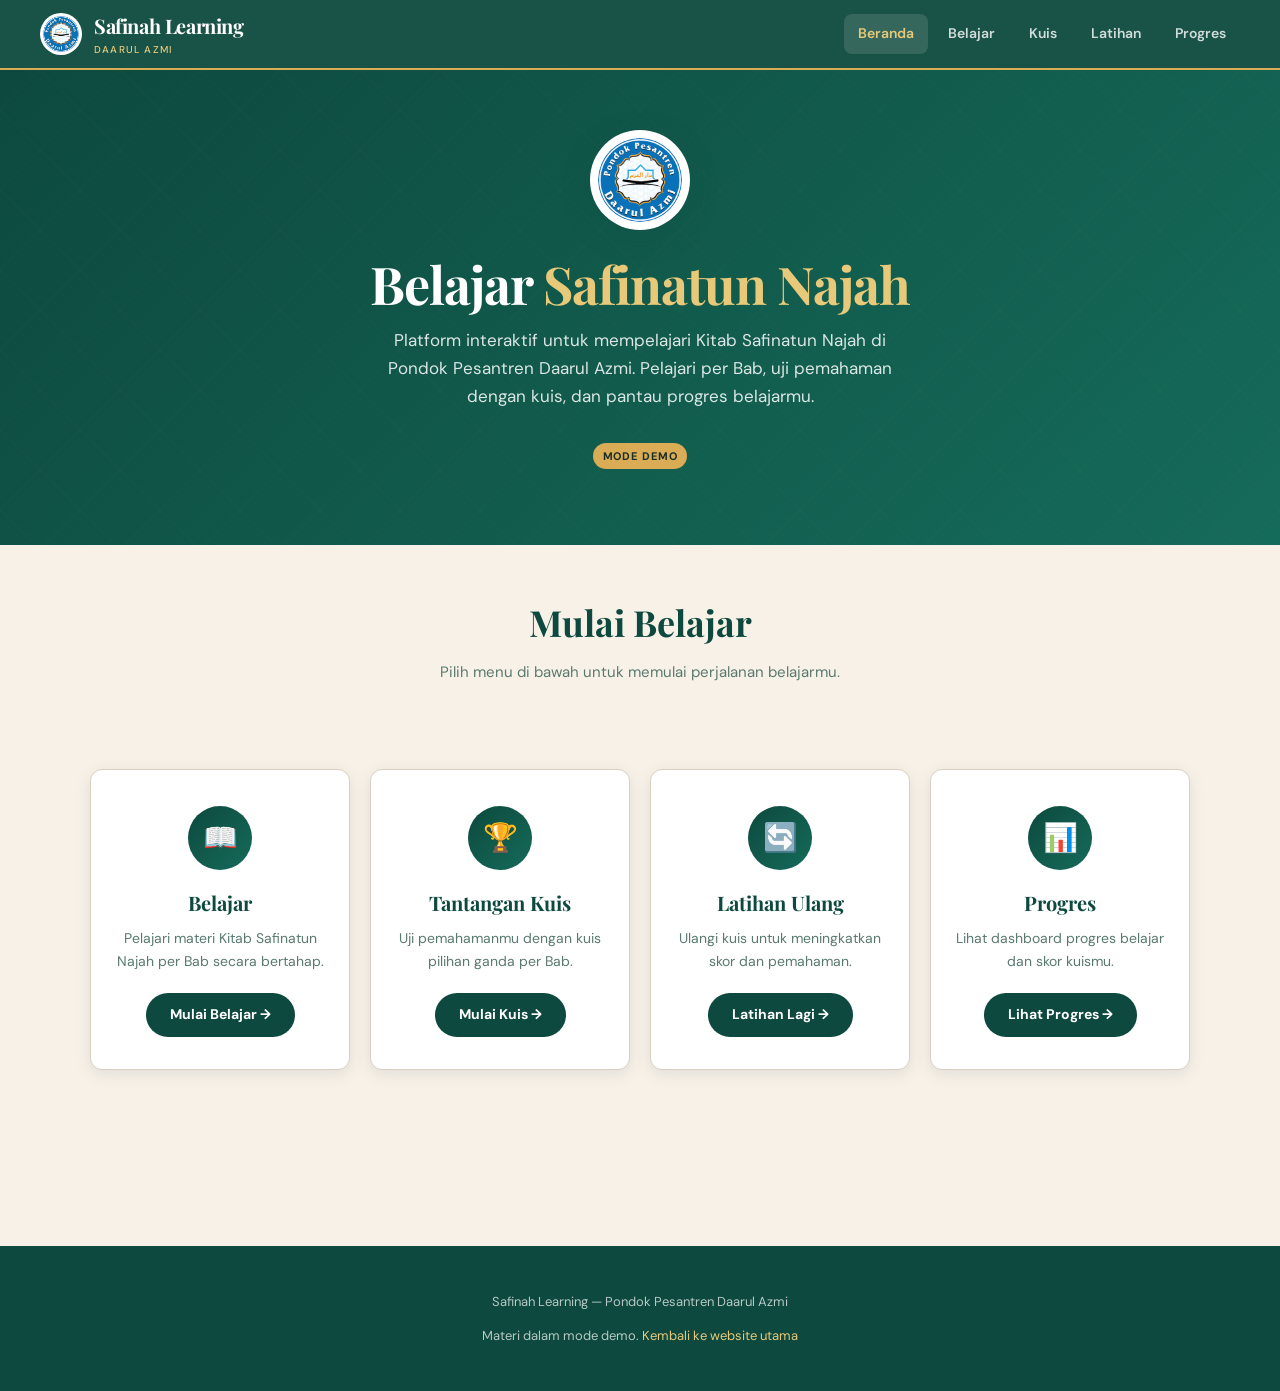
<file: index.html>
<!doctype html>
<html lang="id">
  <head>
    <meta charset="UTF-8" />
    <meta name="viewport" content="width=device-width, initial-scale=1.0" />
    <title>Safinah Learning | Daarul Azmi</title>
    <meta name="description" content="Game edukasi untuk mempelajari Kitab Safinatun Najah di Pondok Pesantren Daarul Azmi." />
    <link rel="canonical" href="https://daarulazmi.ponpes.id/safinah-learning/" />
    <meta name="theme-color" content="#0d493e" />
    <link rel="icon" href="../assets/icons/logoDA.png" type="image/png" />
    <link rel="stylesheet" href="css/style.css" />
    <script src="js/app.js" defer></script>
  </head>
  <body>
    <header class="site-header">
      <div class="nav-wrap">
        <a class="brand" href="index.html" aria-label="Safinah Learning, beranda">
          <img src="assets/logo-daarul-azmi.png" alt="Logo Daarul Azmi" />
          <div class="brand-text">
            Safinah Learning
            <small>Daarul Azmi</small>
          </div>
        </a>
        <button class="menu-toggle" type="button" aria-expanded="false" aria-controls="primary-nav">
          <span class="sr-only">Buka navigasi</span>
          <span></span><span></span><span></span>
        </button>
        <nav id="primary-nav" class="primary-nav" aria-label="Navigasi utama">
          <a href="index.html">Beranda</a>
          <a href="belajar.html">Belajar</a>
          <a href="kuis.html">Kuis</a>
          <a href="latihan.html">Latihan</a>
          <a href="progres.html">Progres</a>
        </nav>
      </div>
    </header>

    <main>
      <section class="hero" aria-label="Safinah Learning">
        <div class="hero-content">
          <div class="hero-logo">
            <img src="assets/logo-daarul-azmi.png" alt="Logo Pondok Pesantren Daarul Azmi" />
          </div>
          <h1>Belajar <span>Safinatun Najah</span></h1>
          <p>Platform interaktif untuk mempelajari Kitab Safinatun Najah di Pondok Pesantren Daarul Azmi. Pelajari per Bab, uji pemahaman dengan kuis, dan pantau progres belajarmu.</p>
          <span class="demo-badge">Mode Demo</span>
        </div>
      </section>

      <section class="section">
        <div class="wrap">
          <h2 class="section-title">Mulai Belajar</h2>
          <p class="section-subtitle">Pilih menu di bawah untuk memulai perjalanan belajarmu.</p>

          <div class="menu-grid">
            <a class="menu-card" href="belajar.html" aria-label="Menu Belajar">
              <div class="menu-icon" aria-hidden="true">📖</div>
              <h3>Belajar</h3>
              <p>Pelajari materi Kitab Safinatun Najah per Bab secara bertahap.</p>
              <span class="btn">Mulai Belajar →</span>
            </a>

            <a class="menu-card" href="kuis.html" aria-label="Menu Kuis">
              <div class="menu-icon" aria-hidden="true">🏆</div>
              <h3>Tantangan Kuis</h3>
              <p>Uji pemahamanmu dengan kuis pilihan ganda per Bab.</p>
              <span class="btn">Mulai Kuis →</span>
            </a>

            <a class="menu-card" href="latihan.html" aria-label="Menu Latihan Ulang">
              <div class="menu-icon" aria-hidden="true">🔄</div>
              <h3>Latihan Ulang</h3>
              <p>Ulangi kuis untuk meningkatkan skor dan pemahaman.</p>
              <span class="btn">Latihan Lagi →</span>
            </a>

            <a class="menu-card" href="progres.html" aria-label="Menu Progres">
              <div class="menu-icon" aria-hidden="true">📊</div>
              <h3>Progres</h3>
              <p>Lihat dashboard progres belajar dan skor kuismu.</p>
              <span class="btn">Lihat Progres →</span>
            </a>
          </div>
        </div>
      </section>
    </main>

    <footer class="site-footer">
      <div class="wrap">
        <p>Safinah Learning — Pondok Pesantren Daarul Azmi</p>
        <p>Materi dalam mode demo. <a href="../">Kembali ke website utama</a></p>
      </div>
    </footer>
  </body>
</html>
</file>
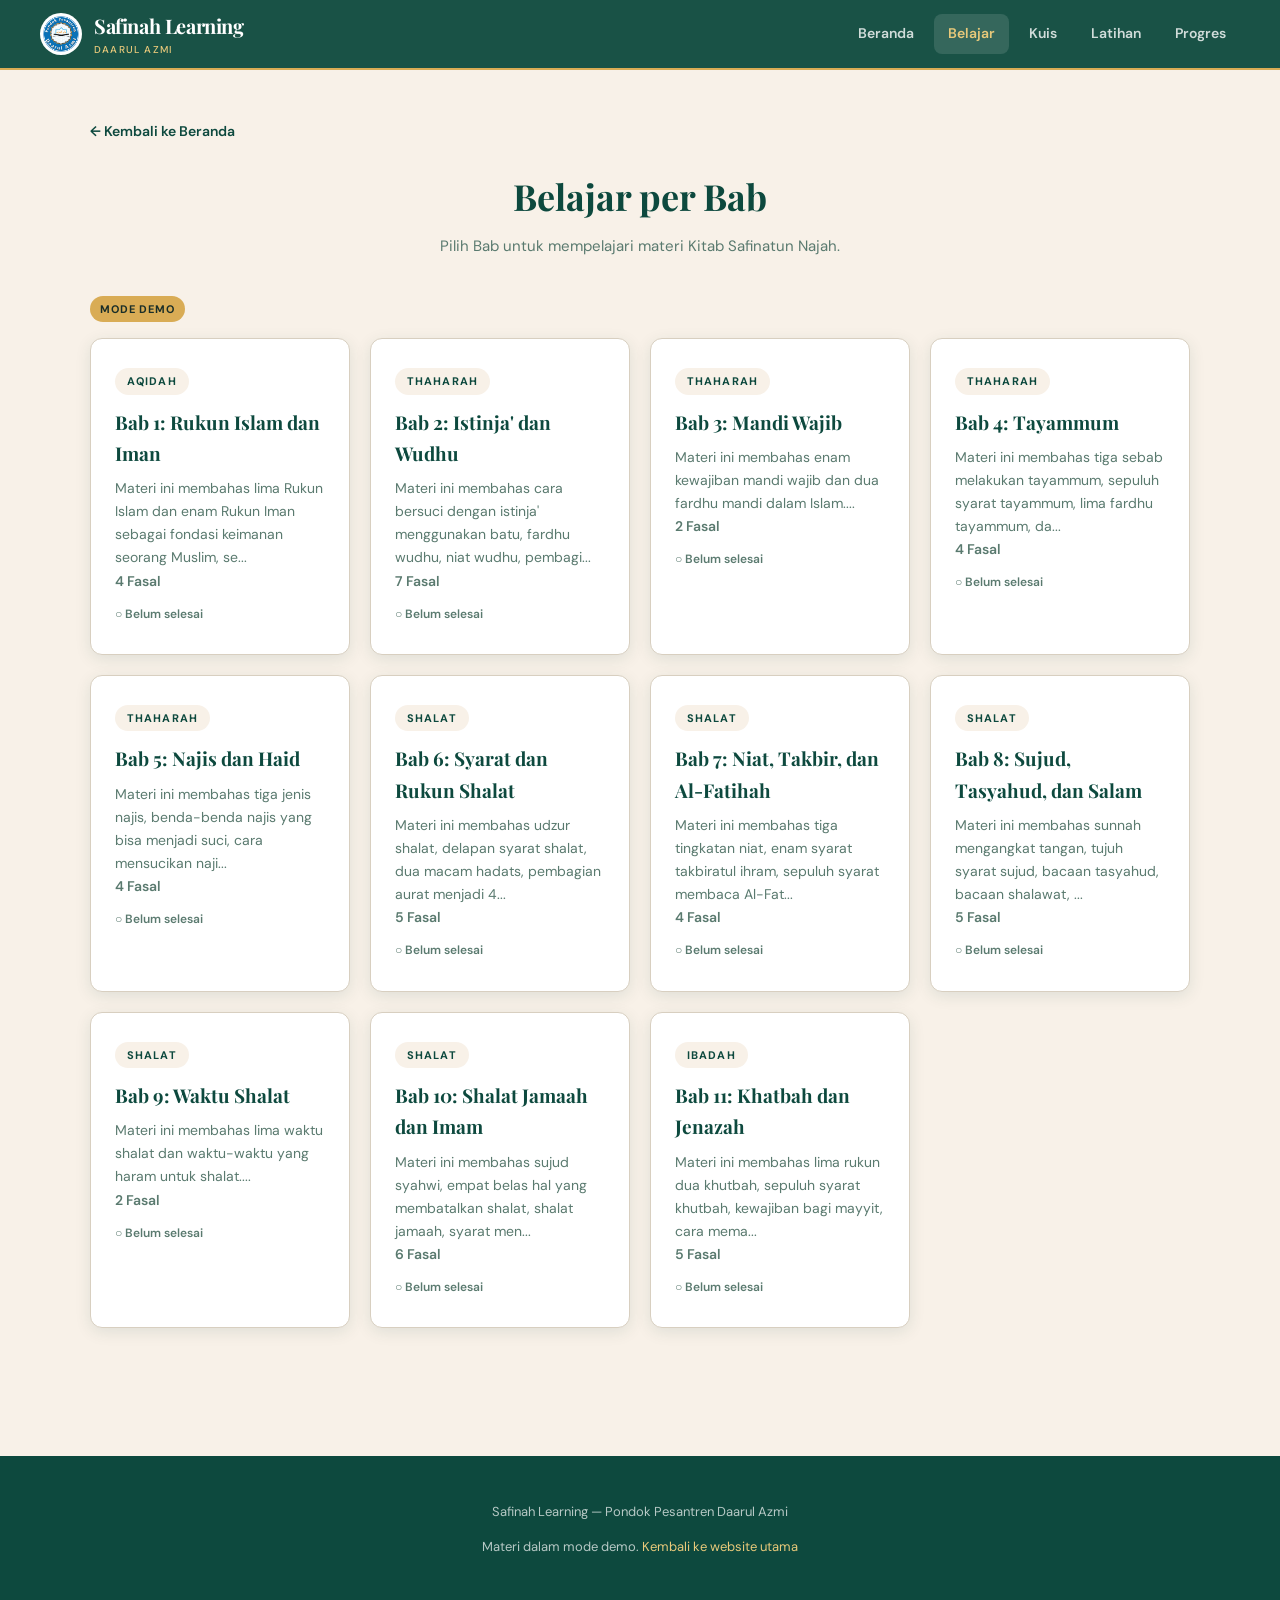
<file: belajar.html>
<!doctype html>
<html lang="id">
  <head>
    <meta charset="UTF-8" />
    <meta name="viewport" content="width=device-width, initial-scale=1.0" />
    <title>Belajar per Bab | Safinah Learning</title>
    <meta name="description" content="Pelajari materi Kitab Safinatun Najah per Bab secara bertahap." />
    <link rel="canonical" href="https://daarulazmi.ponpes.id/safinah-learning/belajar.html" />
    <meta name="theme-color" content="#0d493e" />
    <link rel="icon" href="../assets/icons/logoDA.png" type="image/png" />
    <link rel="preconnect" href="https://fonts.googleapis.com">
    <link rel="preconnect" href="https://fonts.gstatic.com" crossorigin>
    <link href="https://fonts.googleapis.com/css2?family=Amiri:wght@400;700&display=swap" rel="stylesheet">
    <link rel="stylesheet" href="css/style.css" />
    <script src="js/app.js" defer></script>
    <script src="js/storage.js" defer></script>
    <script src="js/belajar.js" defer></script>
  </head>
  <body>
    <header class="site-header">
      <div class="nav-wrap">
        <a class="brand" href="index.html" aria-label="Safinah Learning, beranda">
          <img src="assets/logo-daarul-azmi.png" alt="Logo Daarul Azmi" />
          <div class="brand-text">
            Safinah Learning
            <small>Daarul Azmi</small>
          </div>
        </a>
        <button class="menu-toggle" type="button" aria-expanded="false" aria-controls="primary-nav">
          <span class="sr-only">Buka navigasi</span>
          <span></span><span></span><span></span>
        </button>
        <nav id="primary-nav" class="primary-nav" aria-label="Navigasi utama">
          <a href="index.html">Beranda</a>
          <a href="belajar.html">Belajar</a>
          <a href="kuis.html">Kuis</a>
          <a href="latihan.html">Latihan</a>
          <a href="progres.html">Progres</a>
        </nav>
      </div>
    </header>

    <main>
      <section class="section">
        <div class="wrap">
          <a class="back-link" href="index.html">← Kembali ke Beranda</a>
          <h1 class="section-title">Belajar per Bab</h1>
          <p class="section-subtitle">Pilih Bab untuk mempelajari materi Kitab Safinatun Najah.</p>
          <span class="demo-badge">Mode Demo</span>

          <div id="bab-list" class="bab-grid" role="list" aria-label="Daftar Bab"></div>
          <div id="materi-detail"></div>
        </div>
      </section>
    </main>

    <footer class="site-footer">
      <div class="wrap">
        <p>Safinah Learning — Pondok Pesantren Daarul Azmi</p>
        <p>Materi dalam mode demo. <a href="../">Kembali ke website utama</a></p>
      </div>
    </footer>
  </body>
</html>
</file>
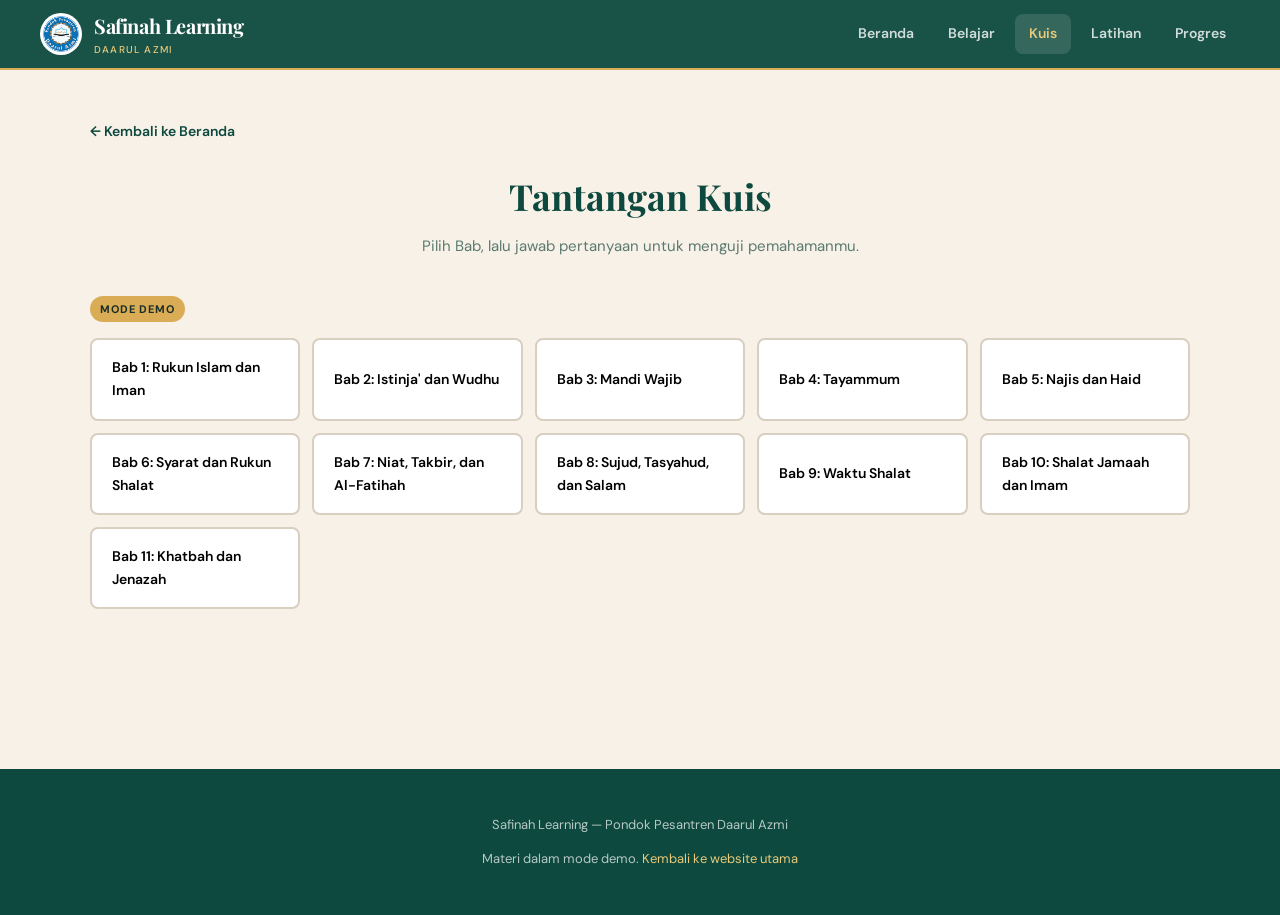
<file: kuis.html>
<!doctype html>
<html lang="id">
  <head>
    <meta charset="UTF-8" />
    <meta name="viewport" content="width=device-width, initial-scale=1.0" />
    <title>Tantangan Kuis | Safinah Learning</title>
    <meta name="description" content="Uji pemahamanmu dengan kuis pilihan ganda per Bab dari Kitab Safinatun Najah." />
    <link rel="canonical" href="https://daarulazmi.ponpes.id/safinah-learning/kuis.html" />
    <meta name="theme-color" content="#0d493e" />
    <link rel="icon" href="../assets/icons/logoDA.png" type="image/png" />
    <link rel="stylesheet" href="css/style.css" />
    <script src="js/app.js" defer></script>
    <script src="js/storage.js" defer></script>
    <script src="js/kuis.js" defer></script>
  </head>
  <body>
    <header class="site-header">
      <div class="nav-wrap">
        <a class="brand" href="index.html" aria-label="Safinah Learning, beranda">
          <img src="assets/logo-daarul-azmi.png" alt="Logo Daarul Azmi" />
          <div class="brand-text">
            Safinah Learning
            <small>Daarul Azmi</small>
          </div>
        </a>
        <button class="menu-toggle" type="button" aria-expanded="false" aria-controls="primary-nav">
          <span class="sr-only">Buka navigasi</span>
          <span></span><span></span><span></span>
        </button>
        <nav id="primary-nav" class="primary-nav" aria-label="Navigasi utama">
          <a href="index.html">Beranda</a>
          <a href="belajar.html">Belajar</a>
          <a href="kuis.html">Kuis</a>
          <a href="latihan.html">Latihan</a>
          <a href="progres.html">Progres</a>
        </nav>
      </div>
    </header>

    <main>
      <section class="section">
        <div class="wrap">
          <a class="back-link" href="index.html">← Kembali ke Beranda</a>
          <h1 class="section-title">Tantangan Kuis</h1>
          <p class="section-subtitle">Pilih Bab, lalu jawab pertanyaan untuk menguji pemahamanmu.</p>
          <span class="demo-badge">Mode Demo</span>

          <div id="bab-selector" class="bab-selector" aria-label="Pilih Bab untuk kuis"></div>
          <div id="quiz-area" class="quiz-container"></div>
        </div>
      </section>
    </main>

    <footer class="site-footer">
      <div class="wrap">
        <p>Safinah Learning — Pondok Pesantren Daarul Azmi</p>
        <p>Materi dalam mode demo. <a href="../">Kembali ke website utama</a></p>
      </div>
    </footer>
  </body>
</html>
</file>
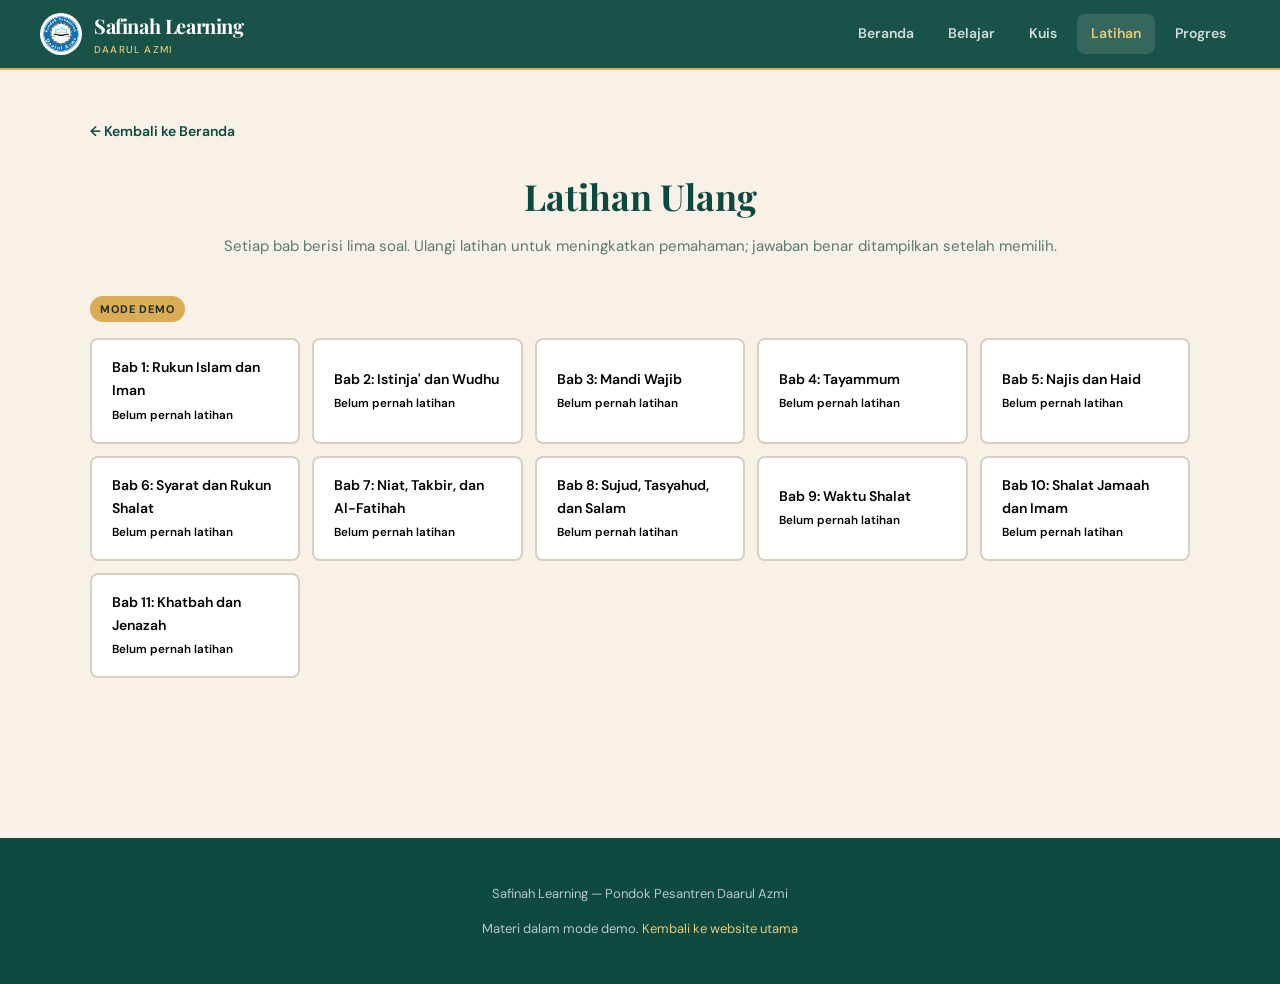
<file: latihan.html>
<!doctype html>
<html lang="id">
  <head>
    <meta charset="UTF-8" />
    <meta name="viewport" content="width=device-width, initial-scale=1.0" />
    <title>Latihan Ulang | Safinah Learning</title>
    <meta name="description" content="Ulangi kuis untuk meningkatkan skor dan pemahaman Kitab Safinatun Najah." />
    <link rel="canonical" href="https://daarulazmi.ponpes.id/safinah-learning/latihan.html" />
    <meta name="theme-color" content="#0d493e" />
    <link rel="icon" href="../assets/icons/logoDA.png" type="image/png" />
    <link rel="stylesheet" href="css/style.css" />
    <script src="js/app.js" defer></script>
    <script src="js/storage.js" defer></script>
    <script src="js/latihan.js" defer></script>
  </head>
  <body>
    <header class="site-header">
      <div class="nav-wrap">
        <a class="brand" href="index.html" aria-label="Safinah Learning, beranda">
          <img src="assets/logo-daarul-azmi.png" alt="Logo Daarul Azmi" />
          <div class="brand-text">
            Safinah Learning
            <small>Daarul Azmi</small>
          </div>
        </a>
        <button class="menu-toggle" type="button" aria-expanded="false" aria-controls="primary-nav">
          <span class="sr-only">Buka navigasi</span>
          <span></span><span></span><span></span>
        </button>
        <nav id="primary-nav" class="primary-nav" aria-label="Navigasi utama">
          <a href="index.html">Beranda</a>
          <a href="belajar.html">Belajar</a>
          <a href="kuis.html">Kuis</a>
          <a href="latihan.html">Latihan</a>
          <a href="progres.html">Progres</a>
        </nav>
      </div>
    </header>

    <main>
      <section class="section">
        <div class="wrap">
          <a class="back-link" href="index.html">← Kembali ke Beranda</a>
          <h1 class="section-title">Latihan Ulang</h1>
          <p class="section-subtitle">Setiap bab berisi lima soal. Ulangi latihan untuk meningkatkan pemahaman; jawaban benar ditampilkan setelah memilih.</p>
          <span class="demo-badge">Mode Demo</span>

          <div id="bab-selector" class="bab-selector" aria-label="Pilih Bab untuk latihan"></div>
          <div id="quiz-area" class="quiz-container"></div>
        </div>
      </section>
    </main>

    <footer class="site-footer">
      <div class="wrap">
        <p>Safinah Learning — Pondok Pesantren Daarul Azmi</p>
        <p>Materi dalam mode demo. <a href="../">Kembali ke website utama</a></p>
      </div>
    </footer>
  </body>
</html>
</file>
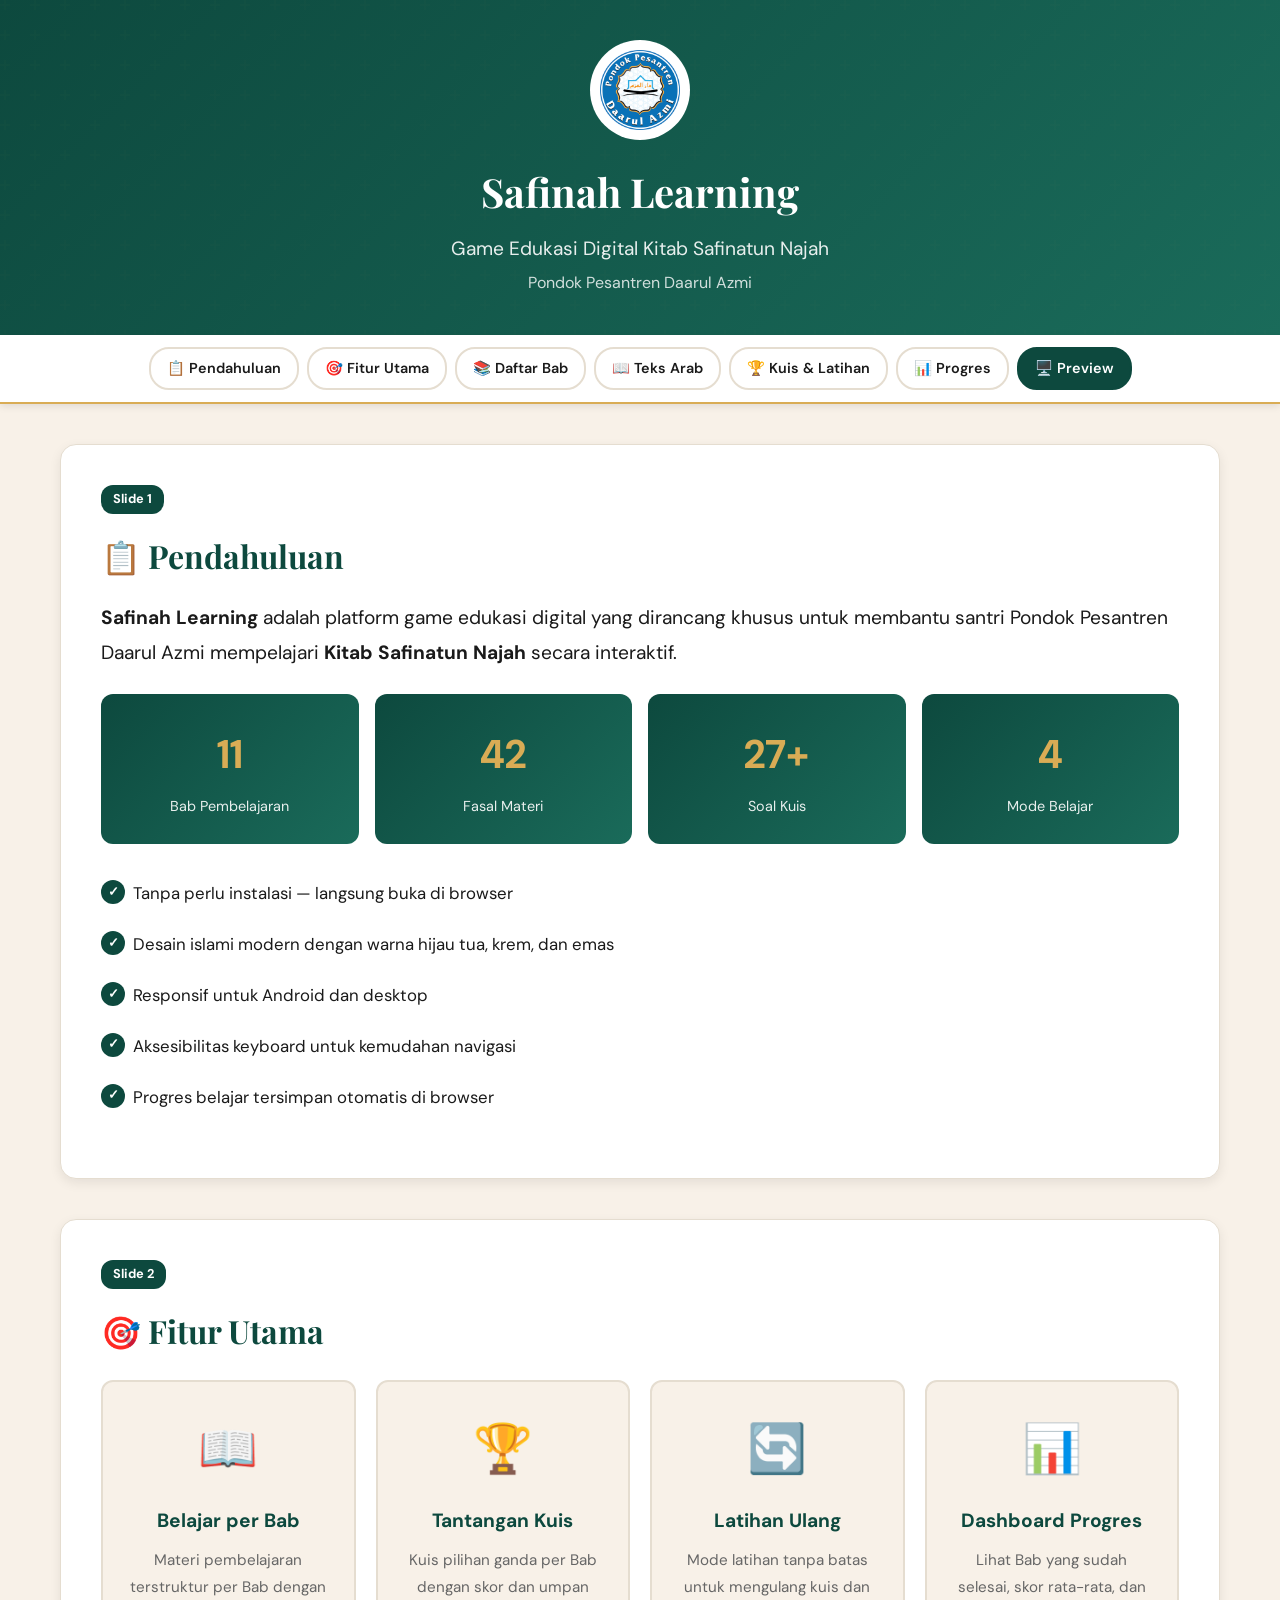
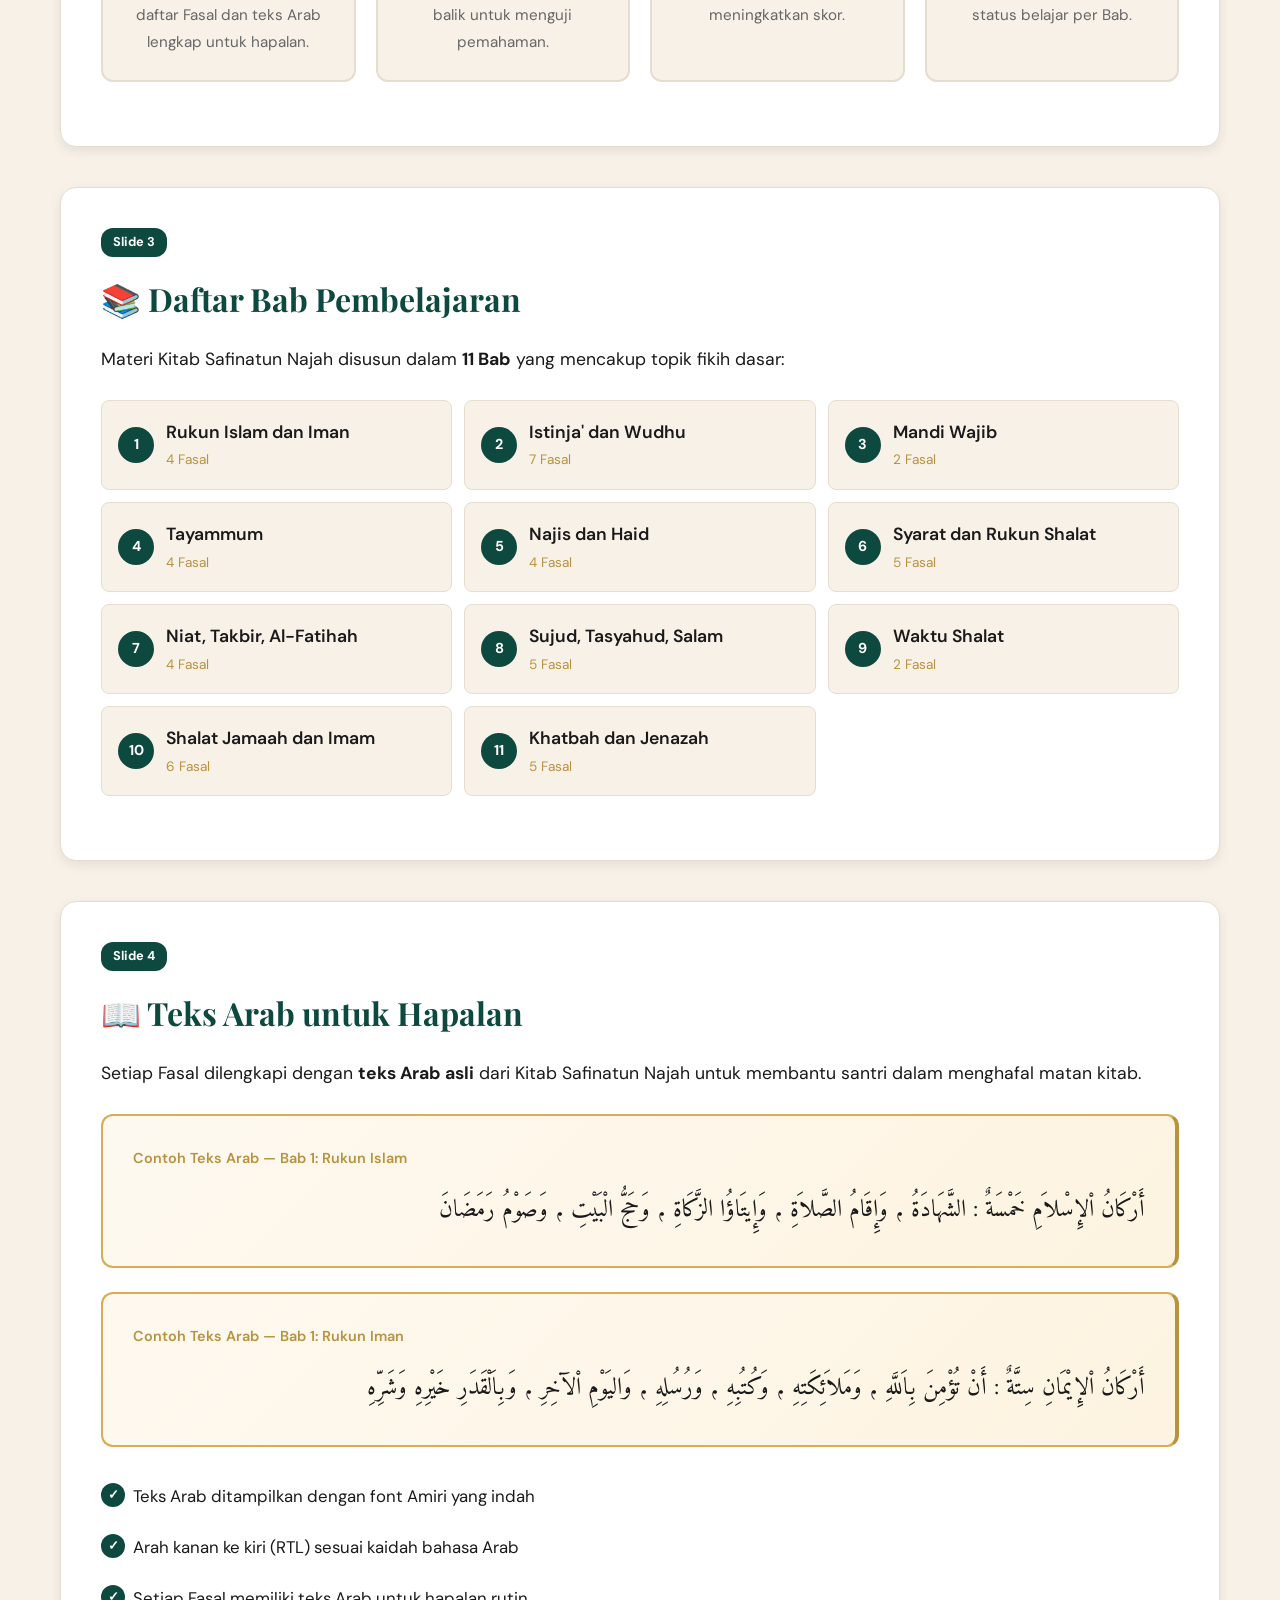
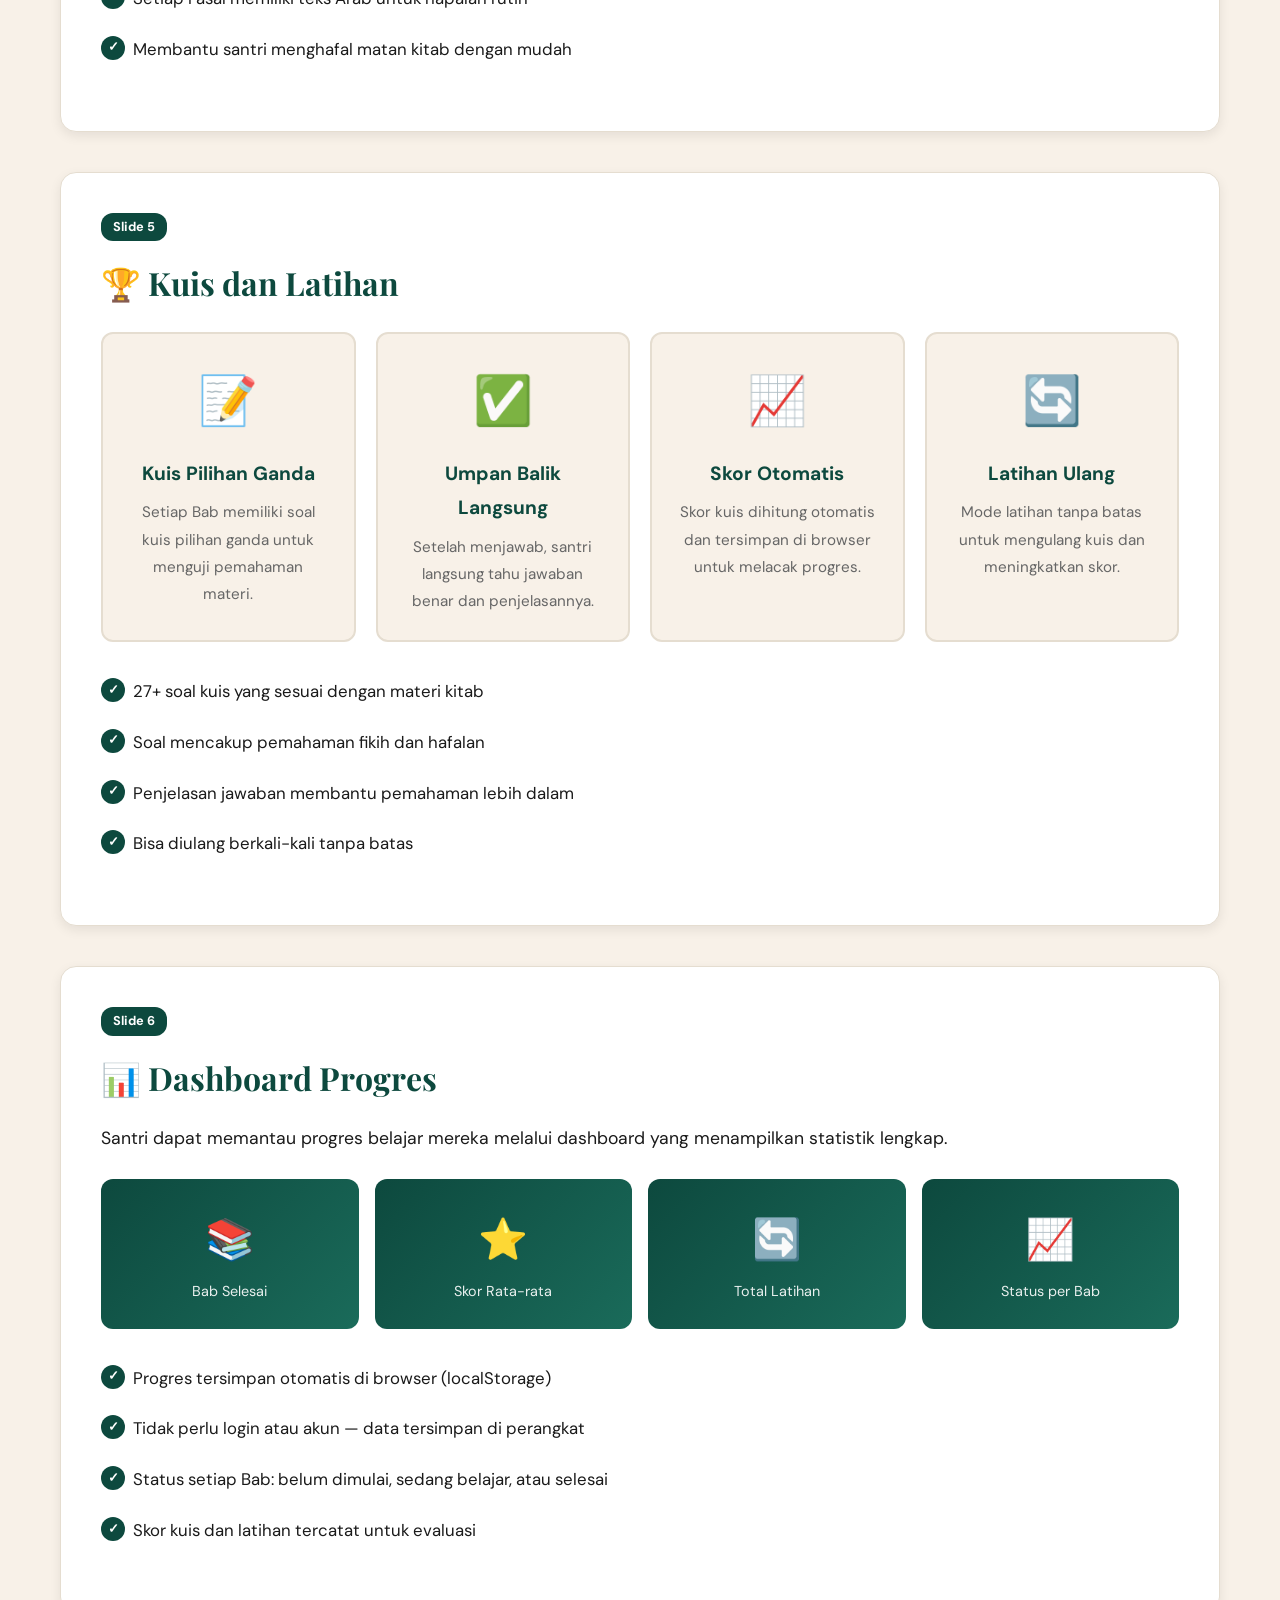
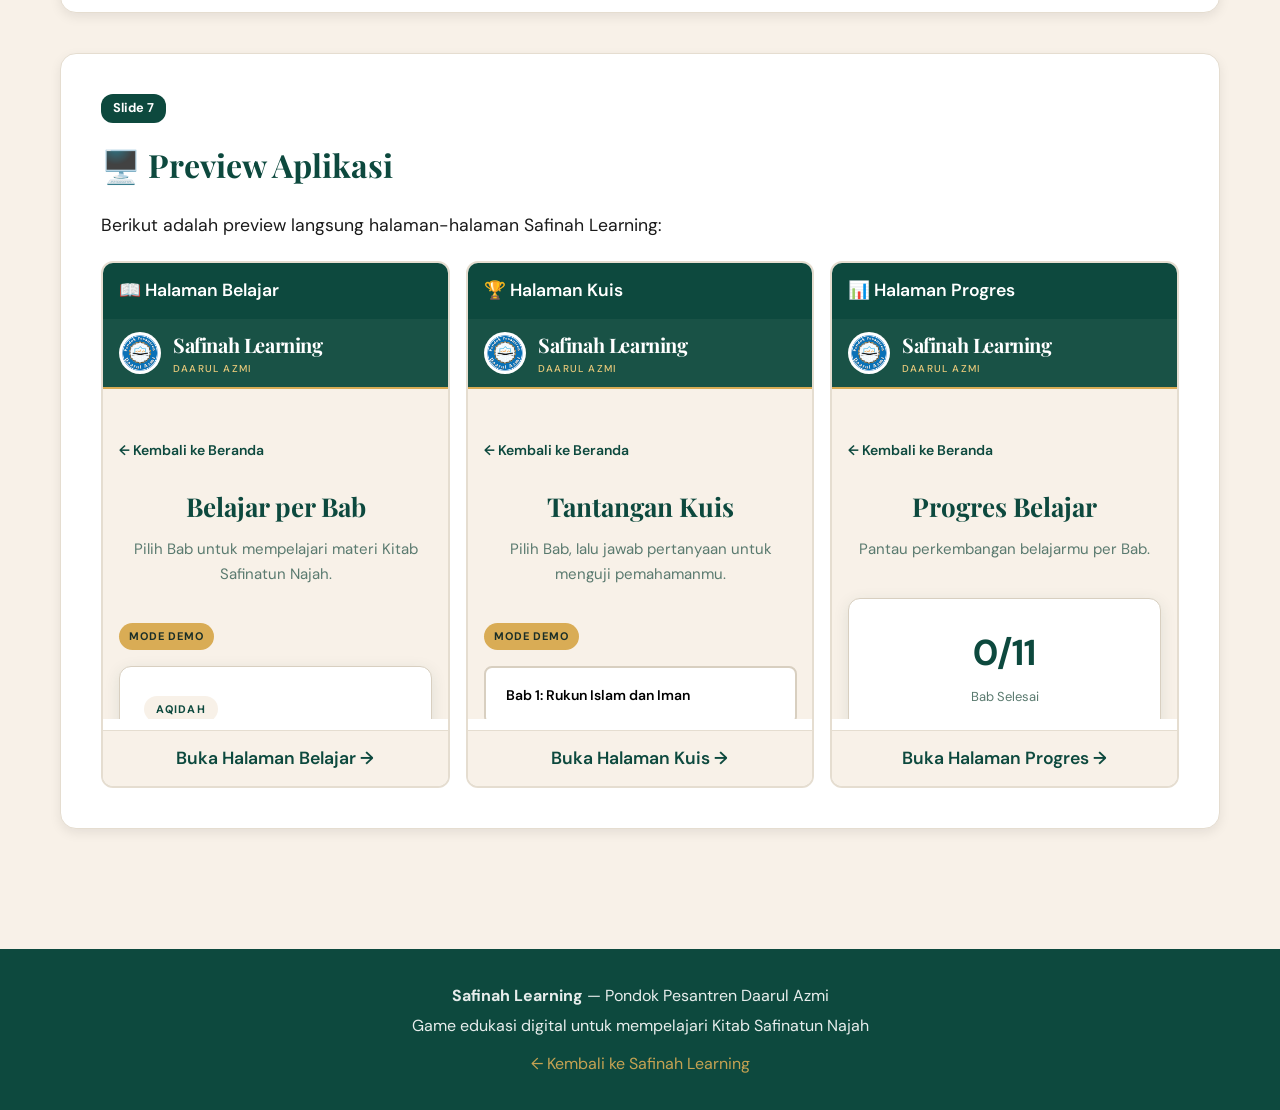
<file: presentasi.html>
<!doctype html>
<html lang="id">
  <head>
    <meta charset="UTF-8" />
    <meta name="viewport" content="width=device-width, initial-scale=1.0" />
    <title>Presentasi Safinah Learning | Daarul Azmi</title>
    <meta name="description" content="Presentasi game edukasi Safinah Learning untuk guru-guru Pondok Pesantren Daarul Azmi." />
    <link rel="icon" href="../assets/icons/logoDA.png" type="image/png" />
    <link rel="preconnect" href="https://fonts.googleapis.com">
    <link rel="preconnect" href="https://fonts.gstatic.com" crossorigin>
    <link href="https://fonts.googleapis.com/css2?family=Amiri:wght@400;700&family=DM+Sans:wght@400;500;600;700&family=Playfair+Display:wght@600;700&display=swap" rel="stylesheet">
    <style>
      /* ── Reset & Variables ── */
      *, *::before, *::after { box-sizing: border-box; margin: 0; padding: 0; }
      :root {
        --green-deep: #0d493e;
        --green-light: #1a6b5a;
        --cream: #f8f1e8;
        --gold: #d9ac55;
        --gold-dark: #b8923e;
        --white: #ffffff;
        --ink: #1a1a1a;
        --line: #e5ddd0;
        --radius-sm: 8px;
        --radius-md: 12px;
        --radius-lg: 16px;
      }
      html { scroll-behavior: smooth; }
      body {
        font-family: 'DM Sans', sans-serif;
        background: var(--cream);
        color: var(--ink);
        line-height: 1.6;
      }

      /* ── Presentation Header ── */
      .pres-header {
        background: linear-gradient(135deg, var(--green-deep) 0%, var(--green-light) 100%);
        color: var(--white);
        padding: 40px 20px;
        text-align: center;
        position: relative;
        overflow: hidden;
      }
      .pres-header::before {
        content: '';
        position: absolute;
        top: 0; left: 0; right: 0; bottom: 0;
        background: url("data:image/svg+xml,%3Csvg width='60' height='60' viewBox='0 0 60 60' xmlns='http://www.w3.org/2000/svg'%3E%3Cg fill='none' fill-rule='evenodd'%3E%3Cg fill='%23d9ac55' fill-opacity='0.05'%3E%3Cpath d='M36 34v-4h-2v4h-4v2h4v4h2v-4h4v-2h-4zm0-30V0h-2v4h-4v2h4v4h2V6h4V4h-4zM6 34v-4H4v4H0v2h4v4h2v-4h4v-2H6zM6 4V0H4v4H0v2h4v4h2V6h4V4H6z'/%3E%3C/g%3E%3C/g%3E%3C/svg%3E");
        opacity: 0.3;
      }
      .pres-header > * { position: relative; z-index: 1; }
      .pres-logo {
        width: 100px;
        height: 100px;
        margin: 0 auto 20px;
        background: var(--white);
        border-radius: 50%;
        padding: 10px;
        display: flex;
        align-items: center;
        justify-content: center;
      }
      .pres-logo img {
        width: 80px;
        height: 80px;
        object-fit: contain;
      }
      .pres-title {
        font-family: 'Playfair Display', serif;
        font-size: 2.5rem;
        font-weight: 700;
        margin-bottom: 10px;
      }
      .pres-subtitle {
        font-size: 1.2rem;
        opacity: 0.9;
        margin-bottom: 5px;
      }
      .pres-school {
        font-size: 1rem;
        opacity: 0.8;
      }

      /* ── Slide Navigation ── */
      .slide-nav {
        position: sticky;
        top: 0;
        z-index: 100;
        background: var(--white);
        border-bottom: 2px solid var(--gold);
        padding: 12px 20px;
        display: flex;
        justify-content: center;
        gap: 8px;
        flex-wrap: wrap;
        box-shadow: 0 2px 8px rgba(0,0,0,0.1);
      }
      .slide-nav-btn {
        padding: 8px 16px;
        border: 2px solid var(--line);
        border-radius: 20px;
        background: var(--white);
        color: var(--ink);
        font-size: 0.9rem;
        font-weight: 600;
        cursor: pointer;
        transition: all 0.2s;
        text-decoration: none;
      }
      .slide-nav-btn:hover, .slide-nav-btn:focus {
        border-color: var(--gold);
        background: var(--gold);
        color: var(--white);
        outline: none;
      }
      .slide-nav-btn.active {
        background: var(--green-deep);
        border-color: var(--green-deep);
        color: var(--white);
      }

      /* ── Slides ── */
      .slides-container {
        max-width: 1200px;
        margin: 0 auto;
        padding: 40px 20px;
      }
      .slide {
        background: var(--white);
        border-radius: var(--radius-lg);
        padding: 40px;
        margin-bottom: 40px;
        box-shadow: 0 4px 12px rgba(0,0,0,0.08);
        border: 1px solid var(--line);
        scroll-margin-top: 80px;
      }
      .slide-number {
        display: inline-block;
        background: var(--green-deep);
        color: var(--white);
        padding: 4px 12px;
        border-radius: 12px;
        font-size: 0.8rem;
        font-weight: 700;
        margin-bottom: 16px;
      }
      .slide-title {
        font-family: 'Playfair Display', serif;
        font-size: 2rem;
        color: var(--green-deep);
        margin-bottom: 20px;
      }
      .slide-content {
        font-size: 1.1rem;
        line-height: 1.8;
      }

      /* ── Feature Grid ── */
      .feature-grid {
        display: grid;
        grid-template-columns: repeat(auto-fit, minmax(250px, 1fr));
        gap: 20px;
        margin: 24px 0;
      }
      .feature-card {
        background: var(--cream);
        border-radius: var(--radius-md);
        padding: 24px;
        border: 2px solid var(--line);
        text-align: center;
      }
      .feature-icon {
        font-size: 3rem;
        margin-bottom: 12px;
      }
      .feature-title {
        font-size: 1.2rem;
        font-weight: 700;
        color: var(--green-deep);
        margin-bottom: 8px;
      }
      .feature-desc {
        font-size: 0.95rem;
        color: #666;
      }

      /* ── Stats Grid ── */
      .stats-grid {
        display: grid;
        grid-template-columns: repeat(auto-fit, minmax(150px, 1fr));
        gap: 16px;
        margin: 24px 0;
      }
      .stat-card {
        background: linear-gradient(135deg, var(--green-deep) 0%, var(--green-light) 100%);
        color: var(--white);
        border-radius: var(--radius-md);
        padding: 24px;
        text-align: center;
      }
      .stat-number {
        font-size: 2.5rem;
        font-weight: 700;
        color: var(--gold);
        margin-bottom: 4px;
      }
      .stat-label {
        font-size: 0.9rem;
        opacity: 0.9;
      }

      /* ── Bab List ── */
      .bab-list {
        display: grid;
        grid-template-columns: repeat(auto-fit, minmax(280px, 1fr));
        gap: 12px;
        margin: 24px 0;
      }
      .bab-item {
        display: flex;
        align-items: center;
        gap: 12px;
        padding: 16px;
        background: var(--cream);
        border-radius: var(--radius-sm);
        border: 1px solid var(--line);
      }
      .bab-number {
        flex: 0 0 36px;
        height: 36px;
        display: grid;
        place-items: center;
        border-radius: 50%;
        background: var(--green-deep);
        color: var(--white);
        font-size: 0.9rem;
        font-weight: 700;
      }
      .bab-title {
        font-weight: 600;
        color: var(--ink);
      }
      .bab-category {
        font-size: 0.85rem;
        color: var(--gold-dark);
      }

      /* ── Preview Iframe ── */
      .preview-section {
        margin: 24px 0;
      }
      .preview-title {
        font-size: 1.2rem;
        font-weight: 700;
        color: var(--green-deep);
        margin-bottom: 12px;
      }
      .preview-grid {
        display: grid;
        grid-template-columns: repeat(auto-fit, minmax(300px, 1fr));
        gap: 16px;
      }
      .preview-card {
        border: 2px solid var(--line);
        border-radius: var(--radius-md);
        overflow: hidden;
        background: var(--white);
      }
      .preview-card-header {
        background: var(--green-deep);
        color: var(--white);
        padding: 12px 16px;
        font-weight: 600;
        display: flex;
        align-items: center;
        gap: 8px;
      }
      .preview-iframe {
        width: 100%;
        height: 400px;
        border: none;
        background: var(--white);
      }
      .preview-link {
        display: block;
        text-align: center;
        padding: 12px;
        background: var(--cream);
        color: var(--green-deep);
        text-decoration: none;
        font-weight: 600;
        border-top: 1px solid var(--line);
      }
      .preview-link:hover {
        background: var(--gold);
        color: var(--white);
      }

      /* ── Arabic Text Sample ── */
      .arab-sample {
        margin: 24px 0;
        padding: 30px;
        background: linear-gradient(135deg, #fef9f0 0%, #fdf3e0 100%);
        border-radius: var(--radius-md);
        border: 2px solid var(--gold);
        border-right: 4px solid var(--gold-dark);
      }
      .arab-sample p {
        margin: 0;
        font-family: 'Amiri', 'Traditional Arabic', serif;
        font-size: 24px;
        line-height: 2.2;
        color: #1a1a1a;
        text-align: right;
        direction: rtl;
      }
      .arab-label {
        font-size: 0.9rem;
        color: var(--gold-dark);
        margin-bottom: 12px;
        font-weight: 600;
      }

      /* ── Bullet List ── */
      .bullet-list {
        list-style: none;
        padding: 0;
        margin: 16px 0;
      }
      .bullet-list li {
        padding: 12px 0 12px 32px;
        position: relative;
        font-size: 1.05rem;
        line-height: 1.6;
      }
      .bullet-list li::before {
        content: '✓';
        position: absolute;
        left: 0;
        top: 12px;
        width: 24px;
        height: 24px;
        display: grid;
        place-items: center;
        background: var(--green-deep);
        color: var(--white);
        border-radius: 50%;
        font-size: 0.8rem;
        font-weight: 700;
      }

      /* ── Footer ── */
      .pres-footer {
        background: var(--green-deep);
        color: var(--white);
        text-align: center;
        padding: 30px 20px;
        margin-top: 40px;
      }
      .pres-footer p {
        margin: 4px 0;
        opacity: 0.9;
      }
      .pres-footer a {
        color: var(--gold);
        text-decoration: none;
      }

      /* ── Responsive ── */
      @media (max-width: 768px) {
        .pres-title { font-size: 1.8rem; }
        .slide { padding: 24px; }
        .slide-title { font-size: 1.5rem; }
        .preview-grid { grid-template-columns: 1fr; }
        .preview-iframe { height: 300px; }
        .feature-grid { grid-template-columns: 1fr; }
        .stats-grid { grid-template-columns: repeat(2, 1fr); }
      }
    </style>
  </head>
  <body>
    <!-- Header -->
    <header class="pres-header">
      <div class="pres-logo">
        <img src="assets/logo-daarul-azmi.png" alt="Logo Daarul Azmi" />
      </div>
      <h1 class="pres-title">Safinah Learning</h1>
      <p class="pres-subtitle">Game Edukasi Digital Kitab Safinatun Najah</p>
      <p class="pres-school">Pondok Pesantren Daarul Azmi</p>
    </header>

    <!-- Slide Navigation -->
    <nav class="slide-nav" aria-label="Navigasi presentasi">
      <a href="#slide-1" class="slide-nav-btn active">📋 Pendahuluan</a>
      <a href="#slide-2" class="slide-nav-btn">🎯 Fitur Utama</a>
      <a href="#slide-3" class="slide-nav-btn">📚 Daftar Bab</a>
      <a href="#slide-4" class="slide-nav-btn">📖 Teks Arab</a>
      <a href="#slide-5" class="slide-nav-btn">🏆 Kuis & Latihan</a>
      <a href="#slide-6" class="slide-nav-btn">📊 Progres</a>
      <a href="#slide-7" class="slide-nav-btn">🖥️ Preview</a>
    </nav>

    <!-- Slides -->
    <main class="slides-container">

      <!-- Slide 1: Pendahuluan -->
      <section id="slide-1" class="slide" aria-label="Slide 1: Pendahuluan">
        <span class="slide-number">Slide 1</span>
        <h2 class="slide-title">📋 Pendahuluan</h2>
        <div class="slide-content">
          <p style="font-size: 1.2rem; margin-bottom: 20px;">
            <strong>Safinah Learning</strong> adalah platform game edukasi digital yang dirancang khusus untuk membantu santri Pondok Pesantren Daarul Azmi mempelajari <strong>Kitab Safinatun Najah</strong> secara interaktif.
          </p>
          <div class="stats-grid">
            <div class="stat-card">
              <div class="stat-number">11</div>
              <div class="stat-label">Bab Pembelajaran</div>
            </div>
            <div class="stat-card">
              <div class="stat-number">42</div>
              <div class="stat-label">Fasal Materi</div>
            </div>
            <div class="stat-card">
              <div class="stat-number">27+</div>
              <div class="stat-label">Soal Kuis</div>
            </div>
            <div class="stat-card">
              <div class="stat-number">4</div>
              <div class="stat-label">Mode Belajar</div>
            </div>
          </div>
          <ul class="bullet-list">
            <li>Tanpa perlu instalasi — langsung buka di browser</li>
            <li>Desain islami modern dengan warna hijau tua, krem, dan emas</li>
            <li>Responsif untuk Android dan desktop</li>
            <li>Aksesibilitas keyboard untuk kemudahan navigasi</li>
            <li>Progres belajar tersimpan otomatis di browser</li>
          </ul>
        </div>
      </section>

      <!-- Slide 2: Fitur Utama -->
      <section id="slide-2" class="slide" aria-label="Slide 2: Fitur Utama">
        <span class="slide-number">Slide 2</span>
        <h2 class="slide-title">🎯 Fitur Utama</h2>
        <div class="slide-content">
          <div class="feature-grid">
            <div class="feature-card">
              <div class="feature-icon">📖</div>
              <h3 class="feature-title">Belajar per Bab</h3>
              <p class="feature-desc">Materi pembelajaran terstruktur per Bab dengan daftar Fasal dan teks Arab lengkap untuk hapalan.</p>
            </div>
            <div class="feature-card">
              <div class="feature-icon">🏆</div>
              <h3 class="feature-title">Tantangan Kuis</h3>
              <p class="feature-desc">Kuis pilihan ganda per Bab dengan skor dan umpan balik untuk menguji pemahaman.</p>
            </div>
            <div class="feature-card">
              <div class="feature-icon">🔄</div>
              <h3 class="feature-title">Latihan Ulang</h3>
              <p class="feature-desc">Mode latihan tanpa batas untuk mengulang kuis dan meningkatkan skor.</p>
            </div>
            <div class="feature-card">
              <div class="feature-icon">📊</div>
              <h3 class="feature-title">Dashboard Progres</h3>
              <p class="feature-desc">Lihat Bab yang sudah selesai, skor rata-rata, dan status belajar per Bab.</p>
            </div>
          </div>
        </div>
      </section>

      <!-- Slide 3: Daftar Bab -->
      <section id="slide-3" class="slide" aria-label="Slide 3: Daftar Bab">
        <span class="slide-number">Slide 3</span>
        <h2 class="slide-title">📚 Daftar Bab Pembelajaran</h2>
        <div class="slide-content">
          <p style="margin-bottom: 16px;">Materi Kitab Safinatun Najah disusun dalam <strong>11 Bab</strong> yang mencakup topik fikih dasar:</p>
          <div class="bab-list">
            <div class="bab-item">
              <span class="bab-number">1</span>
              <div>
                <div class="bab-title">Rukun Islam dan Iman</div>
                <div class="bab-category">4 Fasal</div>
              </div>
            </div>
            <div class="bab-item">
              <span class="bab-number">2</span>
              <div>
                <div class="bab-title">Istinja' dan Wudhu</div>
                <div class="bab-category">7 Fasal</div>
              </div>
            </div>
            <div class="bab-item">
              <span class="bab-number">3</span>
              <div>
                <div class="bab-title">Mandi Wajib</div>
                <div class="bab-category">2 Fasal</div>
              </div>
            </div>
            <div class="bab-item">
              <span class="bab-number">4</span>
              <div>
                <div class="bab-title">Tayammum</div>
                <div class="bab-category">4 Fasal</div>
              </div>
            </div>
            <div class="bab-item">
              <span class="bab-number">5</span>
              <div>
                <div class="bab-title">Najis dan Haid</div>
                <div class="bab-category">4 Fasal</div>
              </div>
            </div>
            <div class="bab-item">
              <span class="bab-number">6</span>
              <div>
                <div class="bab-title">Syarat dan Rukun Shalat</div>
                <div class="bab-category">5 Fasal</div>
              </div>
            </div>
            <div class="bab-item">
              <span class="bab-number">7</span>
              <div>
                <div class="bab-title">Niat, Takbir, Al-Fatihah</div>
                <div class="bab-category">4 Fasal</div>
              </div>
            </div>
            <div class="bab-item">
              <span class="bab-number">8</span>
              <div>
                <div class="bab-title">Sujud, Tasyahud, Salam</div>
                <div class="bab-category">5 Fasal</div>
              </div>
            </div>
            <div class="bab-item">
              <span class="bab-number">9</span>
              <div>
                <div class="bab-title">Waktu Shalat</div>
                <div class="bab-category">2 Fasal</div>
              </div>
            </div>
            <div class="bab-item">
              <span class="bab-number">10</span>
              <div>
                <div class="bab-title">Shalat Jamaah dan Imam</div>
                <div class="bab-category">6 Fasal</div>
              </div>
            </div>
            <div class="bab-item">
              <span class="bab-number">11</span>
              <div>
                <div class="bab-title">Khatbah dan Jenazah</div>
                <div class="bab-category">5 Fasal</div>
              </div>
            </div>
          </div>
        </div>
      </section>

      <!-- Slide 4: Teks Arab -->
      <section id="slide-4" class="slide" aria-label="Slide 4: Teks Arab">
        <span class="slide-number">Slide 4</span>
        <h2 class="slide-title">📖 Teks Arab untuk Hapalan</h2>
        <div class="slide-content">
          <p style="margin-bottom: 20px;">
            Setiap Fasal dilengkapi dengan <strong>teks Arab asli</strong> dari Kitab Safinatun Najah untuk membantu santri dalam menghafal matan kitab.
          </p>
          <div class="arab-sample">
            <div class="arab-label">Contoh Teks Arab — Bab 1: Rukun Islam</div>
            <p>
              أَرْكَانُ اْلإِسْلاَمِ خَمْسَةٌ : الشَّهَادَةُ ، وَإِقَامُ الصَّلاَةِ ، وَإِيتَاؤُا الزَّكَاةِ ، وَحَجُّ الْبَيْتِ ، وَصَوْمُ رَمَضَانَ
            </p>
          </div>
          <div class="arab-sample" style="margin-top: 16px;">
            <div class="arab-label">Contoh Teks Arab — Bab 1: Rukun Iman</div>
            <p>
              أَرْكَانُ اْلإِيْمَانِ سِتَّةٌ : أَنْ تُؤْمِنَ بِاَللَّهِ ، وَمَلاَئِكَتِهِ ، وَكُتُبِهِ ، وَرُسُلِهِ ، وَاليَوْمِ اْلآخِرِ ، وَبِاَلْقَدَرِ خَيْرِهِ وَشَرِّهِ
            </p>
          </div>
          <ul class="bullet-list" style="margin-top: 24px;">
            <li>Teks Arab ditampilkan dengan font Amiri yang indah</li>
            <li>Arah kanan ke kiri (RTL) sesuai kaidah bahasa Arab</li>
            <li>Setiap Fasal memiliki teks Arab untuk hapalan rutin</li>
            <li>Membantu santri menghafal matan kitab dengan mudah</li>
          </ul>
        </div>
      </section>

      <!-- Slide 5: Kuis & Latihan -->
      <section id="slide-5" class="slide" aria-label="Slide 5: Kuis dan Latihan">
        <span class="slide-number">Slide 5</span>
        <h2 class="slide-title">🏆 Kuis dan Latihan</h2>
        <div class="slide-content">
          <div class="feature-grid">
            <div class="feature-card">
              <div class="feature-icon">📝</div>
              <h3 class="feature-title">Kuis Pilihan Ganda</h3>
              <p class="feature-desc">Setiap Bab memiliki soal kuis pilihan ganda untuk menguji pemahaman materi.</p>
            </div>
            <div class="feature-card">
              <div class="feature-icon">✅</div>
              <h3 class="feature-title">Umpan Balik Langsung</h3>
              <p class="feature-desc">Setelah menjawab, santri langsung tahu jawaban benar dan penjelasannya.</p>
            </div>
            <div class="feature-card">
              <div class="feature-icon">📈</div>
              <h3 class="feature-title">Skor Otomatis</h3>
              <p class="feature-desc">Skor kuis dihitung otomatis dan tersimpan di browser untuk melacak progres.</p>
            </div>
            <div class="feature-card">
              <div class="feature-icon">🔄</div>
              <h3 class="feature-title">Latihan Ulang</h3>
              <p class="feature-desc">Mode latihan tanpa batas untuk mengulang kuis dan meningkatkan skor.</p>
            </div>
          </div>
          <ul class="bullet-list" style="margin-top: 24px;">
            <li>27+ soal kuis yang sesuai dengan materi kitab</li>
            <li>Soal mencakup pemahaman fikih dan hafalan</li>
            <li>Penjelasan jawaban membantu pemahaman lebih dalam</li>
            <li>Bisa diulang berkali-kali tanpa batas</li>
          </ul>
        </div>
      </section>

      <!-- Slide 6: Progres -->
      <section id="slide-6" class="slide" aria-label="Slide 6: Progres">
        <span class="slide-number">Slide 6</span>
        <h2 class="slide-title">📊 Dashboard Progres</h2>
        <div class="slide-content">
          <p style="margin-bottom: 20px;">
            Santri dapat memantau progres belajar mereka melalui dashboard yang menampilkan statistik lengkap.
          </p>
          <div class="stats-grid">
            <div class="stat-card">
              <div class="stat-number">📚</div>
              <div class="stat-label">Bab Selesai</div>
            </div>
            <div class="stat-card">
              <div class="stat-number">⭐</div>
              <div class="stat-label">Skor Rata-rata</div>
            </div>
            <div class="stat-card">
              <div class="stat-number">🔄</div>
              <div class="stat-label">Total Latihan</div>
            </div>
            <div class="stat-card">
              <div class="stat-number">📈</div>
              <div class="stat-label">Status per Bab</div>
            </div>
          </div>
          <ul class="bullet-list" style="margin-top: 24px;">
            <li>Progres tersimpan otomatis di browser (localStorage)</li>
            <li>Tidak perlu login atau akun — data tersimpan di perangkat</li>
            <li>Status setiap Bab: belum dimulai, sedang belajar, atau selesai</li>
            <li>Skor kuis dan latihan tercatat untuk evaluasi</li>
          </ul>
        </div>
      </section>

      <!-- Slide 7: Preview Live -->
      <section id="slide-7" class="slide" aria-label="Slide 7: Preview">
        <span class="slide-number">Slide 7</span>
        <h2 class="slide-title">🖥️ Preview Aplikasi</h2>
        <div class="slide-content">
          <p style="margin-bottom: 20px;">
            Berikut adalah preview langsung halaman-halaman Safinah Learning:
          </p>
          <div class="preview-grid">
            <div class="preview-card">
              <div class="preview-card-header">📖 Halaman Belajar</div>
              <iframe class="preview-iframe" src="belajar.html" title="Preview halaman Belajar" loading="lazy"></iframe>
              <a href="belajar.html" class="preview-link" target="_blank" rel="noopener">Buka Halaman Belajar →</a>
            </div>
            <div class="preview-card">
              <div class="preview-card-header">🏆 Halaman Kuis</div>
              <iframe class="preview-iframe" src="kuis.html" title="Preview halaman Kuis" loading="lazy"></iframe>
              <a href="kuis.html" class="preview-link" target="_blank" rel="noopener">Buka Halaman Kuis →</a>
            </div>
            <div class="preview-card">
              <div class="preview-card-header">📊 Halaman Progres</div>
              <iframe class="preview-iframe" src="progres.html" title="Preview halaman Progres" loading="lazy"></iframe>
              <a href="progres.html" class="preview-link" target="_blank" rel="noopener">Buka Halaman Progres →</a>
            </div>
          </div>
        </div>
      </section>

    </main>

    <!-- Footer -->
    <footer class="pres-footer">
      <p><strong>Safinah Learning</strong> — Pondok Pesantren Daarul Azmi</p>
      <p>Game edukasi digital untuk mempelajari Kitab Safinatun Najah</p>
      <p style="margin-top: 12px;">
        <a href="index.html">← Kembali ke Safinah Learning</a>
      </p>
    </footer>

    <script>
      // Active slide navigation
      const slides = document.querySelectorAll('.slide');
      const navBtns = document.querySelectorAll('.slide-nav-btn');

      function updateActiveNav() {
        const scrollPos = window.scrollY + 100;
        
        slides.forEach((slide, index) => {
          const top = slide.offsetTop;
          const bottom = top + slide.offsetHeight;
          
          if (scrollPos >= top && scrollPos < bottom) {
            navBtns.forEach(btn => btn.classList.remove('active'));
            if (navBtns[index]) {
              navBtns[index].classList.add('active');
            }
          }
        });
      }

      window.addEventListener('scroll', updateActiveNav);
      updateActiveNav();

      // Smooth scroll for nav buttons
      navBtns.forEach(btn => {
        btn.addEventListener('click', (e) => {
          e.preventDefault();
          const targetId = btn.getAttribute('href').substring(1);
          const target = document.getElementById(targetId);
          if (target) {
            target.scrollIntoView({ behavior: 'smooth' });
          }
        });
      });
    </script>
  </body>
</html>
</file>
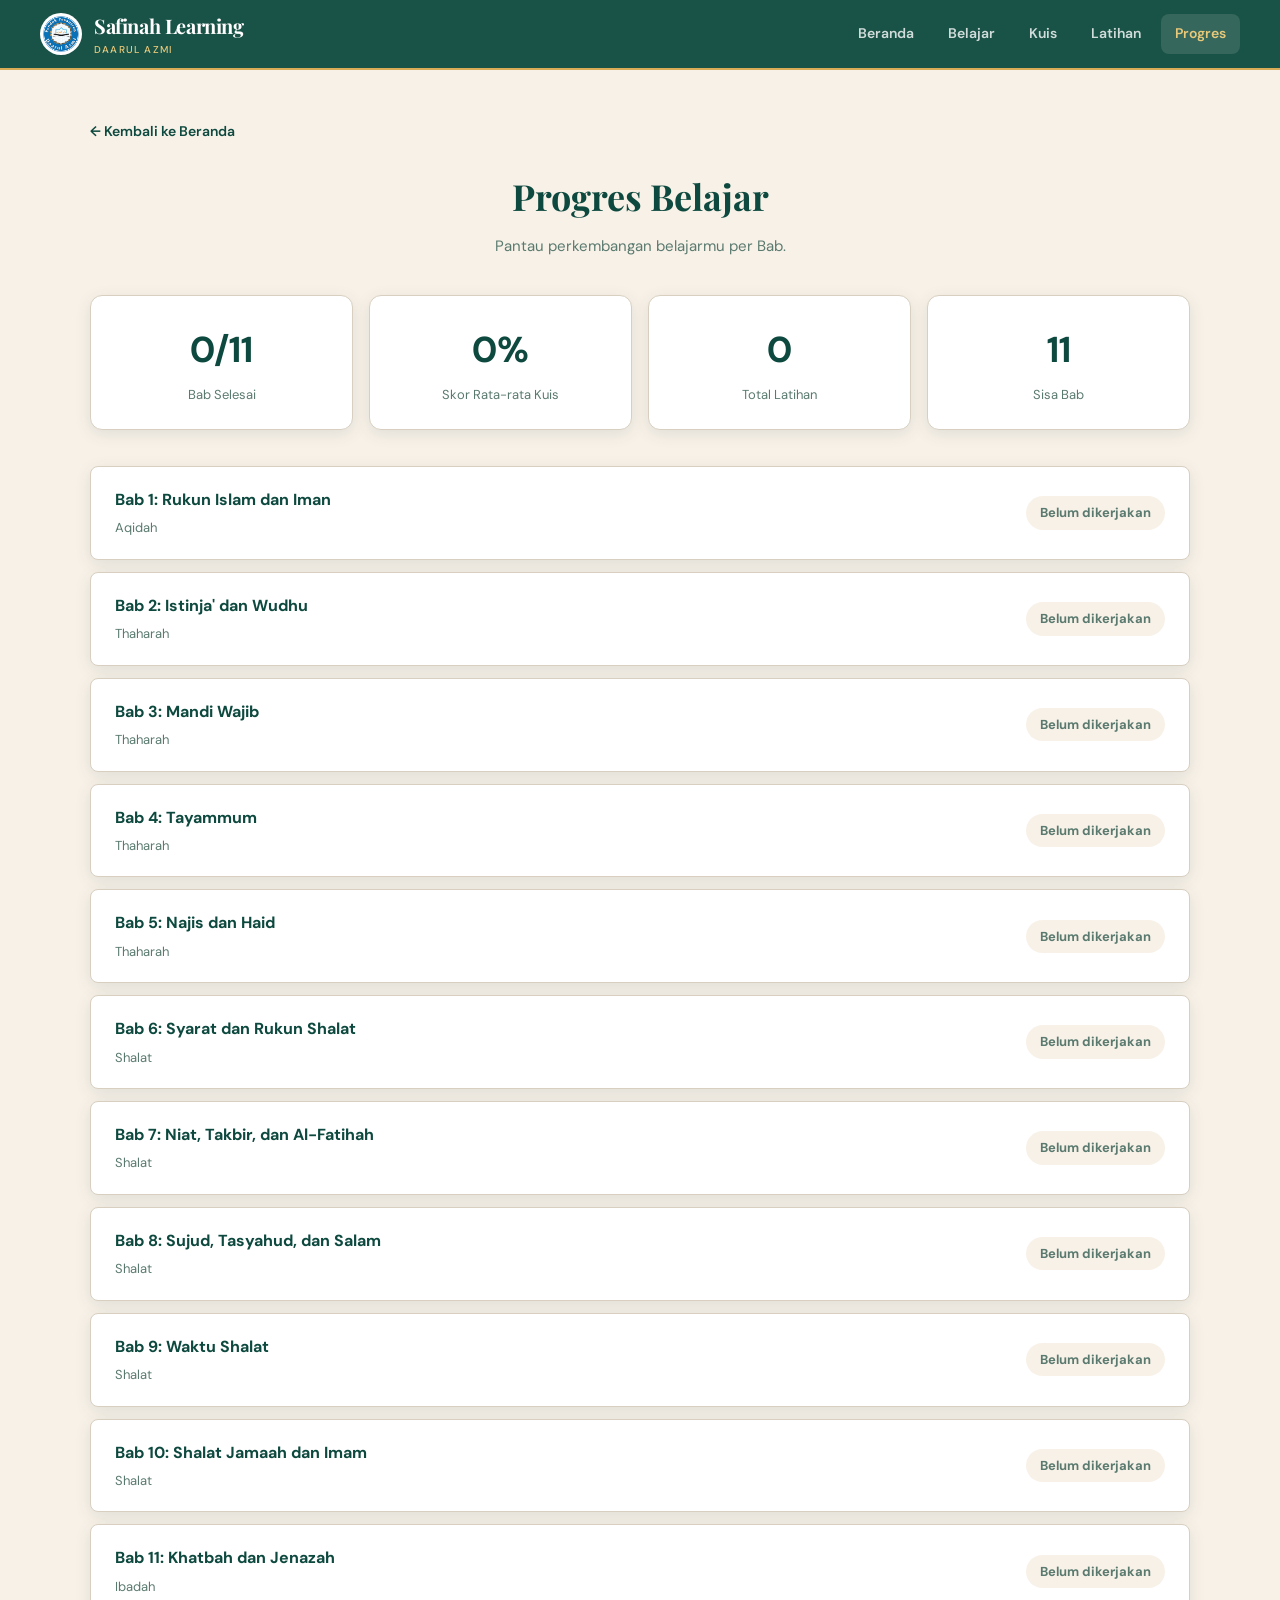
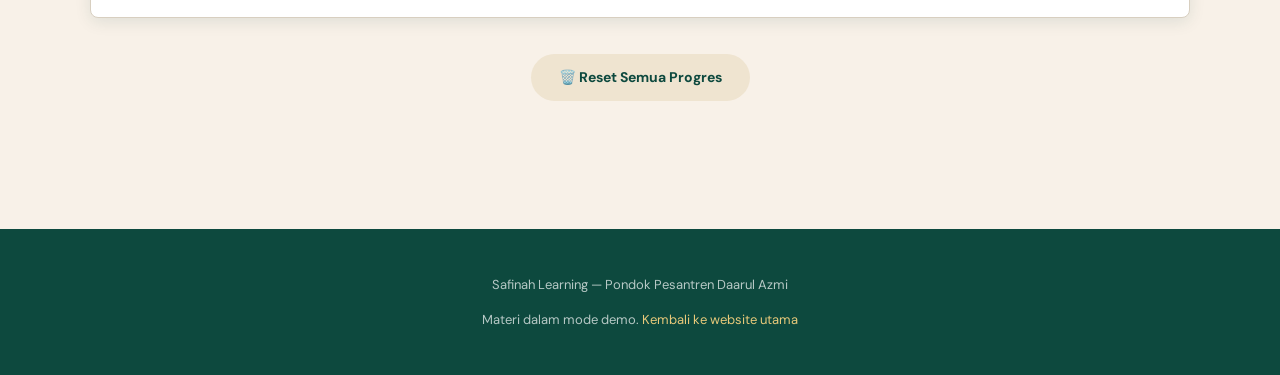
<file: progres.html>
<!doctype html>
<html lang="id">
  <head>
    <meta charset="UTF-8" />
    <meta name="viewport" content="width=device-width, initial-scale=1.0" />
    <title>Progres Belajar | Safinah Learning</title>
    <meta name="description" content="Lihat dashboard progres belajar dan skor kuis Kitab Safinatun Najah." />
    <link rel="canonical" href="https://daarulazmi.ponpes.id/safinah-learning/progres.html" />
    <meta name="theme-color" content="#0d493e" />
    <link rel="icon" href="../assets/icons/logoDA.png" type="image/png" />
    <link rel="stylesheet" href="css/style.css" />
    <script src="js/app.js" defer></script>
    <script src="js/storage.js" defer></script>
    <script src="js/progres.js" defer></script>
  </head>
  <body>
    <header class="site-header">
      <div class="nav-wrap">
        <a class="brand" href="index.html" aria-label="Safinah Learning, beranda">
          <img src="assets/logo-daarul-azmi.png" alt="Logo Daarul Azmi" />
          <div class="brand-text">
            Safinah Learning
            <small>Daarul Azmi</small>
          </div>
        </a>
        <button class="menu-toggle" type="button" aria-expanded="false" aria-controls="primary-nav">
          <span class="sr-only">Buka navigasi</span>
          <span></span><span></span><span></span>
        </button>
        <nav id="primary-nav" class="primary-nav" aria-label="Navigasi utama">
          <a href="index.html">Beranda</a>
          <a href="belajar.html">Belajar</a>
          <a href="kuis.html">Kuis</a>
          <a href="latihan.html">Latihan</a>
          <a href="progres.html">Progres</a>
        </nav>
      </div>
    </header>

    <main>
      <section class="section">
        <div class="wrap">
          <a class="back-link" href="index.html">← Kembali ke Beranda</a>
          <h1 class="section-title">Progres Belajar</h1>
          <p class="section-subtitle">Pantau perkembangan belajarmu per Bab.</p>

          <div id="progres-stats" class="progres-stats"></div>
          <div id="progres-list" class="progres-list"></div>

          <div style="text-align:center;margin-top:36px;">
            <button class="btn btn-secondary" id="reset-progres" type="button">
              🗑️ Reset Semua Progres
            </button>
          </div>
        </div>
      </section>
    </main>

    <footer class="site-footer">
      <div class="wrap">
        <p>Safinah Learning — Pondok Pesantren Daarul Azmi</p>
        <p>Materi dalam mode demo. <a href="../">Kembali ke website utama</a></p>
      </div>
    </footer>
  </body>
</html>
</file>
<file: css/style.css>
@import url("https://fonts.googleapis.com/css2?family=DM+Sans:wght@400;500;600;700&family=Playfair+Display:wght@500;600;700&display=swap");

:root {
  color-scheme: light;
  --green-deep: #0d493e;
  --green: #156b5a;
  --green-light: #1e8c73;
  --cream: #f8f1e8;
  --cream-dark: #efe4d0;
  --gold: #d9ac55;
  --gold-light: #e8c97a;
  --gold-dark: #b8923e;
  --ink: #1a2e28;
  --muted: #5a7a6f;
  --white: #ffffff;
  --paper: #f0ebe3;
  --line: #d8cfc0;
  --success: #2d8a5e;
  --error: #c0392b;
  --shadow: 0 4px 16px rgba(13, 73, 62, 0.10);
  --shadow-lg: 0 8px 32px rgba(13, 73, 62, 0.15);
  --radius: 12px;
  --radius-sm: 8px;
  --serif: "Playfair Display", Georgia, serif;
  --sans: "DM Sans", Arial, sans-serif;
}

* { box-sizing: border-box; }
html { scroll-behavior: smooth; scroll-padding-top: 80px; }
body {
  margin: 0;
  color: var(--ink);
  background: var(--cream);
  font: 16px/1.65 var(--sans);
}
img { display: block; max-width: 100%; }
a { color: inherit; text-decoration: none; }
button { font: inherit; cursor: pointer; }
.sr-only {
  position: absolute; width: 1px; height: 1px; padding: 0; margin: -1px;
  overflow: hidden; clip: rect(0,0,0,0); white-space: nowrap; border: 0;
}
.wrap { width: min(1100px, calc(100% - 32px)); margin-inline: auto; }

/* ── Focus States ── */
:focus-visible {
  outline: 3px solid var(--gold);
  outline-offset: 2px;
  border-radius: 4px;
}

/* ── Header / Navigation ── */
.site-header {
  position: sticky; z-index: 20; top: 0;
  background: rgba(13, 73, 62, 0.95);
  backdrop-filter: blur(12px);
  border-bottom: 2px solid var(--gold);
}
.nav-wrap {
  width: min(1200px, calc(100% - 32px));
  height: 68px; margin: auto;
  display: flex; align-items: center; justify-content: space-between; gap: 20px;
}
.brand { display: flex; align-items: center; gap: 12px; color: var(--white); }
.brand img { height: 42px; width: 42px; object-fit: contain; border-radius: 50%; background: var(--white); padding: 3px; }
.brand-text { font-family: var(--serif); font-size: 20px; font-weight: 700; letter-spacing: -0.02em; }
.brand-text small { display: block; font-family: var(--sans); font-size: 10px; font-weight: 500; letter-spacing: 0.12em; text-transform: uppercase; color: var(--gold-light); }

.primary-nav { display: flex; align-items: center; gap: 6px; }
.primary-nav a {
  padding: 8px 14px; border-radius: var(--radius-sm);
  color: rgba(255,255,255,0.80); font-size: 14px; font-weight: 600;
  transition: background 0.2s, color 0.2s;
}
.primary-nav a:hover, .primary-nav a.active { color: var(--white); background: rgba(255,255,255,0.12); }
.primary-nav a.active { color: var(--gold-light); }

.menu-toggle {
  display: none; grid-template-rows: 1fr 1fr 1fr; gap: 5px;
  padding: 8px; background: none; border: 0;
}
.menu-toggle span { display: block; height: 2px; background: var(--white); border-radius: 2px; }

@media (max-width: 700px) {
  .menu-toggle { display: grid; }
  .primary-nav {
    position: fixed; top: 68px; left: 0; right: 0; bottom: 0;
    flex-direction: column; gap: 4px; padding: 16px;
    background: var(--green-deep);
    transform: translateX(100%); transition: transform 0.3s ease;
    z-index: 10;
  }
  .primary-nav.is-open { transform: translateX(0); }
  .primary-nav a { width: 100%; padding: 14px 16px; font-size: 16px; }
}

/* ── Hero ── */
.hero {
  position: relative; overflow: hidden;
  min-height: 420px; display: flex; align-items: center; justify-content: center;
  text-align: center; color: var(--white);
  background: linear-gradient(135deg, var(--green-deep) 0%, var(--green) 100%);
}
.hero::before {
  content: ""; position: absolute; inset: 0;
  background: url("data:image/svg+xml,%3Csvg xmlns='http://www.w3.org/2000/svg' width='80' height='80'%3E%3Cpath d='M40 0L80 40L40 80L0 40Z' fill='none' stroke='rgba(217,172,85,0.08)' stroke-width='1'/%3E%3C/svg%3E") repeat;
  opacity: 0.5;
}
.hero-content { position: relative; z-index: 1; padding: 60px 24px; max-width: 700px; }
.hero-logo { width: 100px; height: 100px; margin: 0 auto 24px; border-radius: 50%; background: var(--white); padding: 8px; box-shadow: var(--shadow-lg); }
.hero-logo img { width: 100%; height: 100%; object-fit: contain; border-radius: 50%; }
.hero h1 {
  font-family: var(--serif); font-size: clamp(32px, 5vw, 52px);
  font-weight: 700; margin: 0 0 12px; line-height: 1.15;
  letter-spacing: -0.02em;
}
.hero h1 span { color: var(--gold-light); }
.hero p { margin: 0 0 32px; font-size: 17px; color: rgba(255,255,255,0.85); max-width: 520px; margin-left: auto; margin-right: auto; }

/* ── Menu Cards ── */
.menu-grid {
  display: grid; grid-template-columns: repeat(auto-fit, minmax(220px, 1fr));
  gap: 20px; padding: 48px 0;
}
.menu-card {
  display: flex; flex-direction: column; align-items: center; text-align: center;
  padding: 36px 24px 32px;
  background: var(--white); border: 1px solid var(--line);
  border-radius: var(--radius); box-shadow: var(--shadow);
  transition: transform 0.2s, box-shadow 0.2s;
}
.menu-card:hover { transform: translateY(-4px); box-shadow: var(--shadow-lg); }
.menu-icon {
  width: 64px; height: 64px; display: grid; place-items: center;
  border-radius: 50%; margin-bottom: 16px; font-size: 28px;
  background: linear-gradient(135deg, var(--green-deep), var(--green));
  color: var(--gold-light);
}
.menu-card h3 { margin: 0 0 8px; font-family: var(--serif); font-size: 20px; color: var(--green-deep); }
.menu-card p { margin: 0 0 20px; font-size: 14px; color: var(--muted); }
.menu-card .btn {
  display: inline-flex; align-items: center; gap: 8px;
  padding: 10px 24px; border-radius: 999px;
  background: var(--green-deep); color: var(--white);
  font-size: 14px; font-weight: 700; border: 0;
  transition: background 0.2s, transform 0.2s;
}
.menu-card .btn:hover { background: var(--green); transform: translateY(-1px); }

/* ── Section ── */
.section { padding: 48px 0 64px; }
.section-title {
  font-family: var(--serif); font-size: clamp(26px, 3.5vw, 36px);
  font-weight: 700; text-align: center; margin: 0 0 8px; color: var(--green-deep);
}
.section-subtitle { text-align: center; color: var(--muted); margin: 0 0 36px; font-size: 15px; }

/* ── Bab Cards (Belajar) ── */
.bab-grid {
  display: grid; grid-template-columns: repeat(auto-fill, minmax(260px, 1fr));
  gap: 20px;
}
.bab-card {
  padding: 28px 24px; background: var(--white);
  border: 1px solid var(--line); border-radius: var(--radius);
  box-shadow: var(--shadow); transition: transform 0.2s, box-shadow 0.2s;
  cursor: pointer;
}
.bab-card:hover { transform: translateY(-3px); box-shadow: var(--shadow-lg); }
.bab-card .bab-number {
  display: inline-block; padding: 4px 12px; border-radius: 999px;
  font-size: 11px; font-weight: 700; letter-spacing: 0.1em; text-transform: uppercase;
  background: var(--cream); color: var(--green-deep); margin-bottom: 12px;
}
.bab-card h3 { margin: 0 0 8px; font-family: var(--serif); font-size: 19px; color: var(--green-deep); }
.bab-card p { margin: 0; font-size: 14px; color: var(--muted); }
.bab-card .bab-status { display: inline-block; margin-top: 12px; font-size: 12px; font-weight: 600; }
.bab-card .bab-status.done { color: var(--success); }
.bab-card .bab-status.pending { color: var(--muted); }

/* ── Materi Detail ── */
.materi-panel {
  background: var(--white); border: 1px solid var(--line);
  border-radius: var(--radius); box-shadow: var(--shadow);
  padding: 40px 36px; margin-top: 32px;
}
.materi-panel h2 { font-family: var(--serif); font-size: 28px; color: var(--green-deep); margin: 0 0 8px; }
.materi-panel .materi-category { font-size: 12px; font-weight: 700; letter-spacing: 0.1em; text-transform: uppercase; color: var(--gold-dark); margin-bottom: 24px; }
.materi-panel .materi-body { font-size: 16px; line-height: 1.8; color: var(--ink); }
.materi-panel .materi-body p { margin: 0 0 16px; }
.materi-panel .materi-ayat {
  margin-top: 24px; padding: 20px 24px;
  background: var(--cream); border-left: 4px solid var(--gold);
  border-radius: 0 var(--radius-sm) var(--radius-sm) 0;
  font-style: italic; color: var(--muted);
}
.nav-buttons { display: flex; justify-content: space-between; margin-top: 32px; gap: 16px; }
.nav-btn {
  display: inline-flex; align-items: center; gap: 8px;
  padding: 12px 24px; border-radius: 999px;
  background: var(--green-deep); color: var(--white);
  font-size: 14px; font-weight: 700; border: 0;
  transition: background 0.2s;
}
.nav-btn:hover { background: var(--green); }
.nav-btn:disabled { opacity: 0.4; cursor: not-allowed; }
.nav-btn.secondary { background: var(--cream-dark); color: var(--green-deep); }
.nav-btn.secondary:hover { background: var(--line); }

/* ── Quiz ── */
.quiz-container { max-width: 700px; margin: 0 auto; }
.quiz-header {
  display: flex; justify-content: space-between; align-items: center;
  padding: 16px 24px; background: var(--white);
  border: 1px solid var(--line); border-radius: var(--radius);
  margin-bottom: 24px; box-shadow: var(--shadow);
}
.quiz-progress { font-size: 14px; font-weight: 600; color: var(--green-deep); }
.quiz-score { font-size: 14px; font-weight: 700; color: var(--gold-dark); }
.quiz-question {
  background: var(--white); border: 1px solid var(--line);
  border-radius: var(--radius); box-shadow: var(--shadow);
  padding: 36px 32px; margin-bottom: 24px;
}
.quiz-question h3 { font-family: var(--serif); font-size: 20px; margin: 0 0 24px; color: var(--green-deep); }
.quiz-options { display: grid; gap: 12px; }
.quiz-option {
  display: flex; align-items: center; gap: 14px;
  padding: 16px 20px; border: 2px solid var(--line);
  border-radius: var(--radius-sm); background: var(--white);
  font-size: 15px; transition: border-color 0.2s, background 0.2s;
  cursor: pointer; text-align: left; width: 100%;
}
.quiz-option:hover { border-color: var(--green); background: var(--cream); }
.quiz-option .option-letter {
  flex: 0 0 32px; height: 32px; display: grid; place-items: center;
  border-radius: 50%; background: var(--cream); color: var(--green-deep);
  font-weight: 700; font-size: 14px;
}
.quiz-option.selected { border-color: var(--green); background: var(--cream); }
.quiz-option.correct { border-color: var(--success); background: #e8f5e9; }
.quiz-option.correct .option-letter { background: var(--success); color: var(--white); }
.quiz-option.wrong { border-color: var(--error); background: #fdecea; }
.quiz-option.wrong .option-letter { background: var(--error); color: var(--white); }
.quiz-feedback {
  padding: 20px 24px; border-radius: var(--radius-sm);
  margin-top: 20px; font-size: 14px; line-height: 1.7;
}
.quiz-feedback.correct { background: #e8f5e9; border: 1px solid var(--success); color: #1b5e20; }
.quiz-feedback.wrong { background: #fdecea; border: 1px solid var(--error); color: #7f1d1d; }

/* ── Quiz Results ── */
.quiz-result {
  text-align: center; padding: 48px 32px;
  background: var(--white); border: 1px solid var(--line);
  border-radius: var(--radius); box-shadow: var(--shadow);
}
.quiz-result .result-icon { font-size: 64px; margin-bottom: 16px; }
.quiz-result h2 { font-family: var(--serif); font-size: 28px; color: var(--green-deep); margin: 0 0 8px; }
.quiz-result .result-score { font-size: 48px; font-weight: 700; color: var(--gold-dark); margin: 16px 0; }
.quiz-result p { color: var(--muted); margin: 0 0 24px; }

/* ── Progres Dashboard ── */
.progres-stats {
  display: grid; grid-template-columns: repeat(auto-fit, minmax(180px, 1fr));
  gap: 16px; margin-bottom: 36px;
}
.stat-card {
  padding: 24px 20px; background: var(--white);
  border: 1px solid var(--line); border-radius: var(--radius);
  box-shadow: var(--shadow); text-align: center;
}
.stat-card .stat-value { font-size: 36px; font-weight: 700; color: var(--green-deep); }
.stat-card .stat-label { font-size: 13px; color: var(--muted); margin-top: 4px; }

.progres-list { display: grid; gap: 12px; }
.progres-item {
  display: flex; align-items: center; gap: 16px;
  padding: 20px 24px; background: var(--white);
  border: 1px solid var(--line); border-radius: var(--radius-sm);
  box-shadow: var(--shadow);
}
.progres-item .progres-bab { flex: 1; }
.progres-item .progres-bab h4 { margin: 0 0 4px; font-size: 16px; color: var(--green-deep); }
.progres-item .progres-bab p { margin: 0; font-size: 13px; color: var(--muted); }
.progres-item .progres-score {
  padding: 6px 14px; border-radius: 999px;
  font-size: 13px; font-weight: 700;
}
.progres-item .progres-score.done { background: #e8f5e9; color: var(--success); }
.progres-item .progres-score.pending { background: var(--cream); color: var(--muted); }

/* ── Bab Selector ── */
.bab-selector {
  display: grid; grid-template-columns: repeat(auto-fill, minmax(200px, 1fr));
  gap: 12px; margin-bottom: 32px;
}
.bab-select-btn {
  padding: 16px 20px; border: 2px solid var(--line);
  border-radius: var(--radius-sm); background: var(--white);
  font-size: 14px; font-weight: 600; text-align: left;
  transition: border-color 0.2s, background 0.2s;
}
.bab-select-btn:hover { border-color: var(--green); background: var(--cream); }
.bab-select-btn.active { border-color: var(--green-deep); background: var(--green-deep); color: var(--white); }

/* ── Buttons ── */
.btn {
  display: inline-flex; align-items: center; gap: 8px;
  padding: 12px 28px; border-radius: 999px;
  font-size: 14px; font-weight: 700; border: 0;
  transition: background 0.2s, transform 0.2s;
}
.btn-primary { background: var(--green-deep); color: var(--white); }
.btn-primary:hover { background: var(--green); transform: translateY(-1px); }
.btn-secondary { background: var(--cream-dark); color: var(--green-deep); }
.btn-secondary:hover { background: var(--line); }
.btn-gold { background: var(--gold); color: var(--ink); }
.btn-gold:hover { background: var(--gold-light); }

/* ── Back Link ── */
.back-link {
  display: inline-flex; align-items: center; gap: 8px;
  margin-bottom: 24px; font-size: 14px; font-weight: 600;
  color: var(--green-deep);
}
.back-link:hover { color: var(--green); }

/* ── Footer ── */
.site-footer {
  padding: 32px 0; text-align: center;
  background: var(--green-deep); color: rgba(255,255,255,0.70);
  font-size: 13px; margin-top: 64px;
}
.site-footer a { color: var(--gold-light); }
.site-footer a:hover { color: var(--gold); }

/* ── Demo Badge ── */
.demo-badge {
  display: inline-block; padding: 4px 10px; border-radius: 999px;
  background: var(--gold); color: var(--ink);
  font-size: 11px; font-weight: 700; letter-spacing: 0.08em;
  text-transform: uppercase; margin-bottom: 16px;
}

/* ── Fasal List ── */
.fasal-list {
  margin-top: 24px;
  padding: 24px;
  background: var(--cream);
  border-radius: var(--radius-sm);
  border: 1px solid var(--line);
}
.fasal-list h3 {
  font-family: var(--serif);
  font-size: 18px;
  color: var(--green-deep);
  margin: 0 0 16px;
}
.arab-toggle {
  margin-bottom: 16px;
  padding: 8px 14px;
  border: 1px solid var(--green);
  border-radius: 999px;
  background: var(--white);
  color: var(--green-deep);
  font-size: 13px;
  font-weight: 700;
}
.arab-toggle:hover { background: var(--cream-dark); }
.fasal-list ul {
  list-style: none;
  margin: 0;
  padding: 0;
  display: grid;
  gap: 16px;
}
.fasal-item {
  display: flex;
  flex-direction: column;
  gap: 12px;
  padding: 16px 20px;
  background: var(--white);
  border-radius: var(--radius-sm);
  border: 1px solid var(--line);
}
.fasal-header {
  display: flex;
  align-items: center;
  gap: 10px;
}
.fasal-number {
  flex: 0 0 28px;
  height: 28px;
  display: grid;
  place-items: center;
  border-radius: 50%;
  background: var(--green-deep);
  color: var(--white);
  font-size: 13px;
  font-weight: 700;
}
.fasal-title {
  font-size: 15px;
  font-weight: 600;
  color: var(--ink);
  line-height: 1.5;
}

/* ── Arabic Hapalan Text ── */
.arab-text {
  margin-top: 8px;
  padding: 20px 24px;
  background: linear-gradient(135deg, #fef9f0 0%, #fdf3e0 100%);
  border-radius: var(--radius-sm);
  border: 2px solid var(--gold);
  border-right: 4px solid var(--gold-dark);
}
.arab-text p {
  margin: 0;
  font-family: 'Amiri', 'Traditional Arabic', 'Scheherazade New', 'Noto Naskh Arabic', serif;
  font-size: 22px;
  line-height: 2.2;
  color: #1a1a1a;
  letter-spacing: 0.02em;
  text-align: right;
}
.arab-fasal-title {
  margin: 0 0 12px !important;
  font-family: 'Amiri', 'Traditional Arabic', 'Scheherazade New', 'Noto Naskh Arabic', serif;
  font-size: 26px !important;
  font-weight: 700;
  line-height: 2.2;
  color: var(--green-deep) !important;
  text-align: center;
  border-bottom: 2px solid var(--gold);
  padding-bottom: 10px;
}
.arab-details {
  padding: 12px 16px;
  border-left: 3px solid var(--gold);
  background: var(--cream);
  color: var(--ink);
  font-size: 14px;
  line-height: 1.7;
}
.arab-details p { margin: 0 0 8px; }
.arab-details p:last-child { margin-bottom: 0; }
.arab-details strong { color: var(--green-deep); }
.fasal-count {
  font-size: 13px;
  color: var(--gold-dark);
  font-weight: 600;
  margin: 8px 0 0;
}

/* ── Empty State ── */
.empty-state {
  text-align: center; padding: 60px 24px;
  color: var(--muted);
}
.empty-state .empty-icon { font-size: 48px; margin-bottom: 16px; }
.empty-state h3 { font-family: var(--serif); color: var(--green-deep); margin: 0 0 8px; }

/* ── Responsive ── */
@media (max-width: 500px) {
  .hero { min-height: 340px; }
  .hero-content { padding: 40px 16px; }
  .menu-grid { grid-template-columns: 1fr 1fr; gap: 12px; }
  .menu-card { padding: 24px 16px 20px; }
  .materi-panel { padding: 28px 20px; }
  .quiz-question { padding: 24px 20px; }
  .nav-buttons { flex-direction: column; }
  .nav-btn { justify-content: center; }
  .fasal-list { padding: 16px; }
  .fasal-item { padding: 12px 14px; }
  .arab-text { padding: 14px 16px; }
  .arab-text p { font-size: 19px; line-height: 2; }
}
</file>
